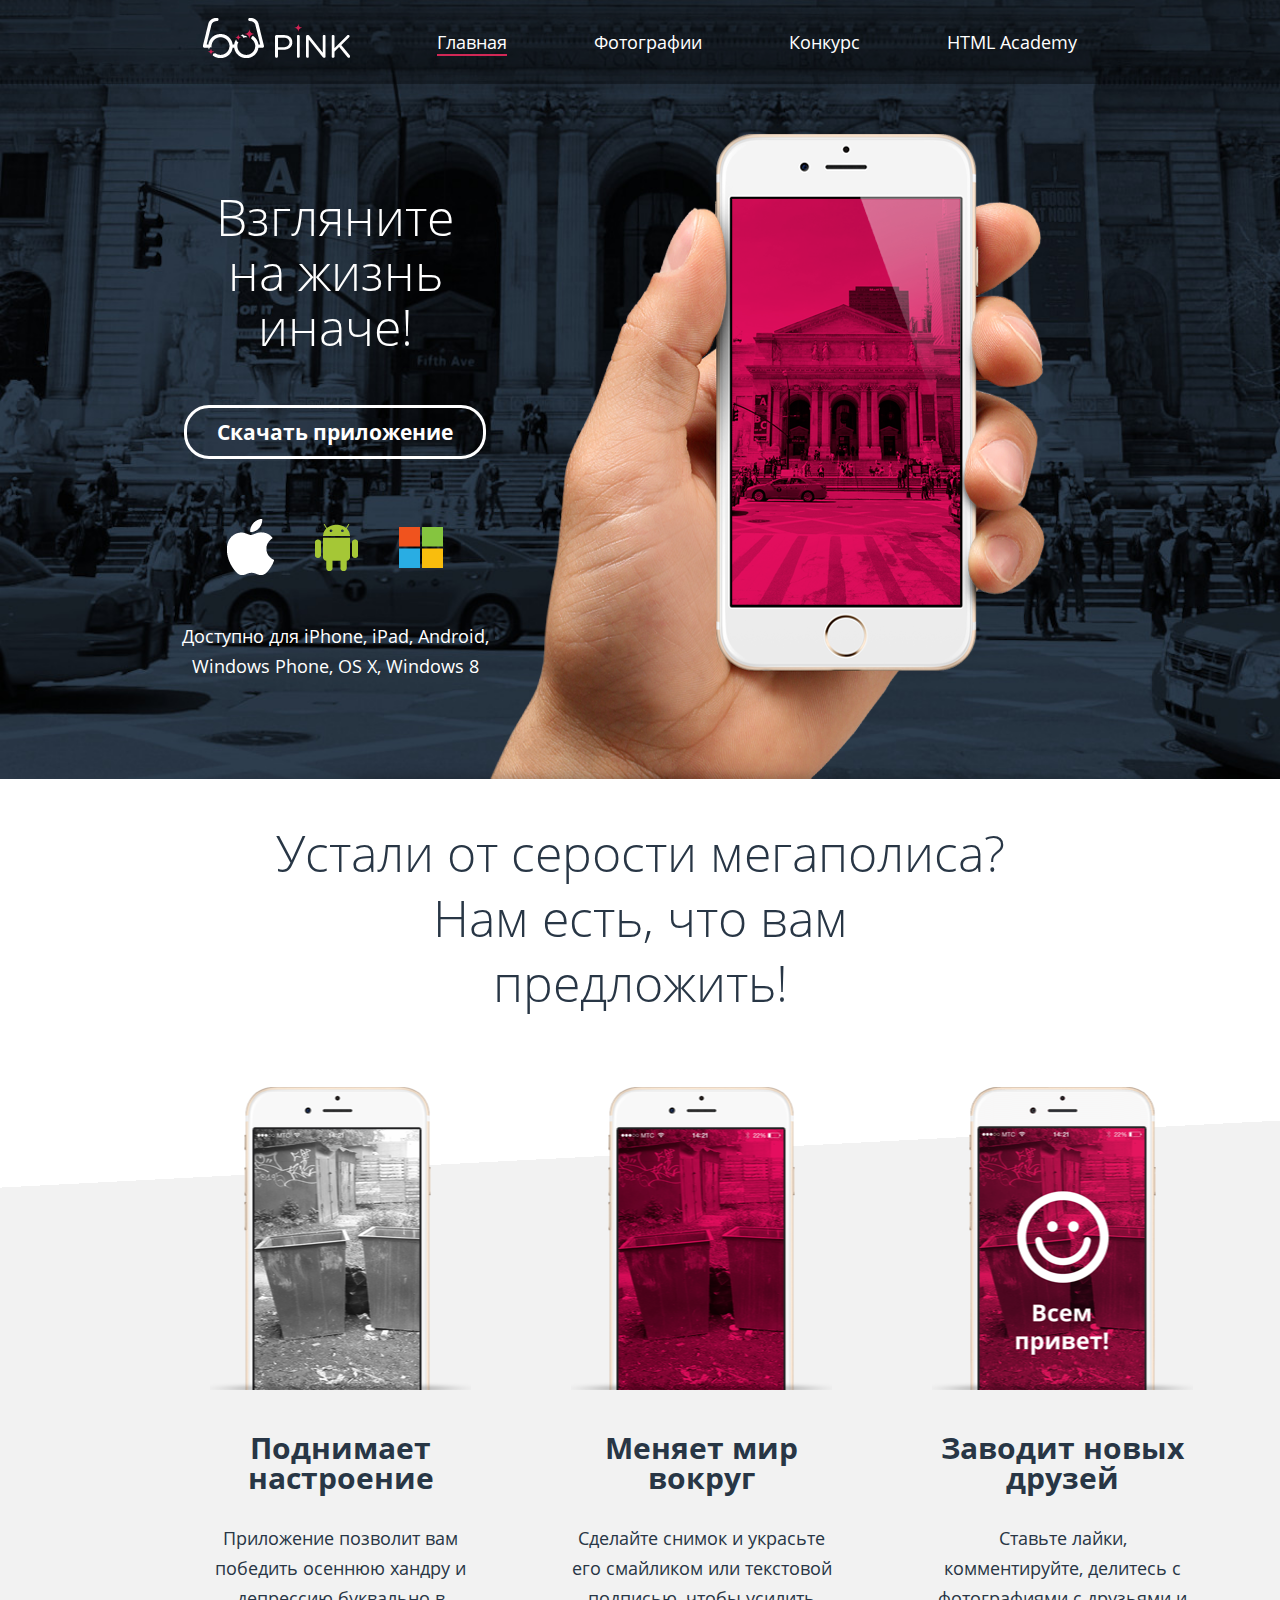
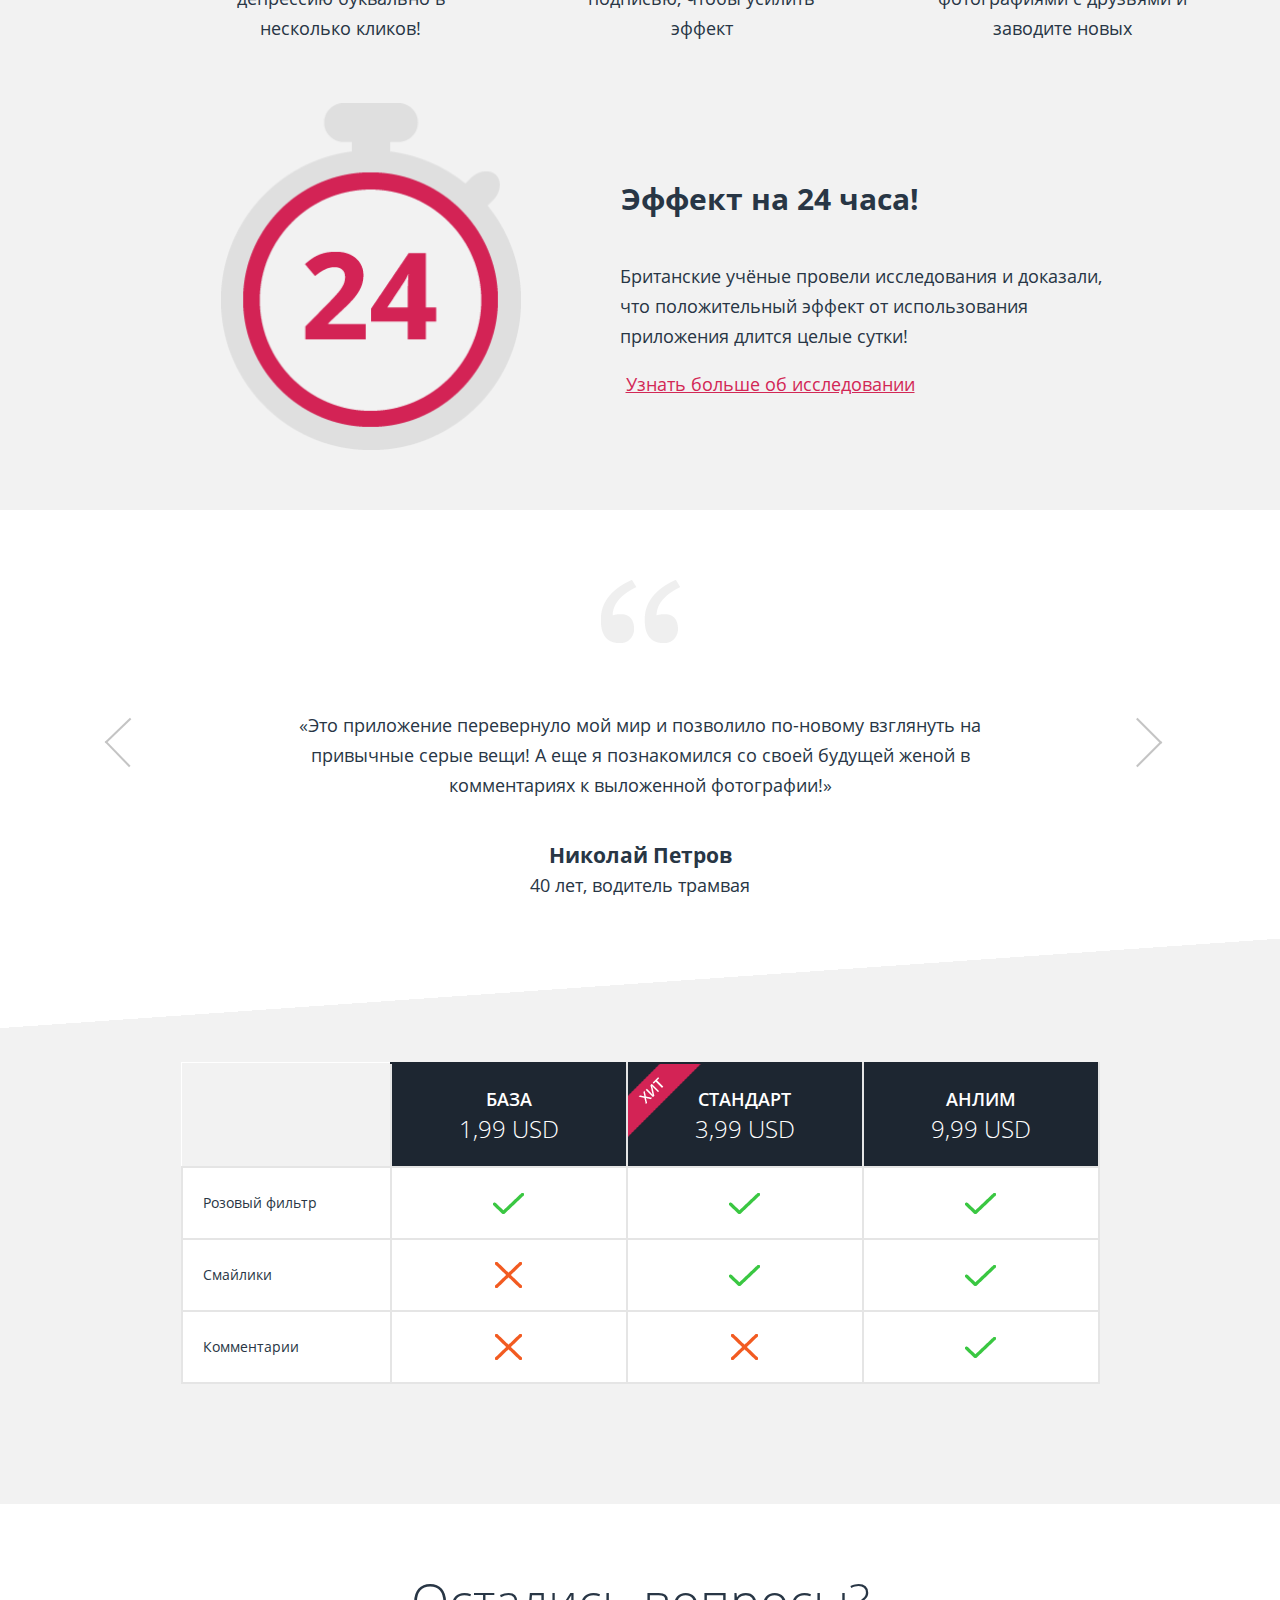
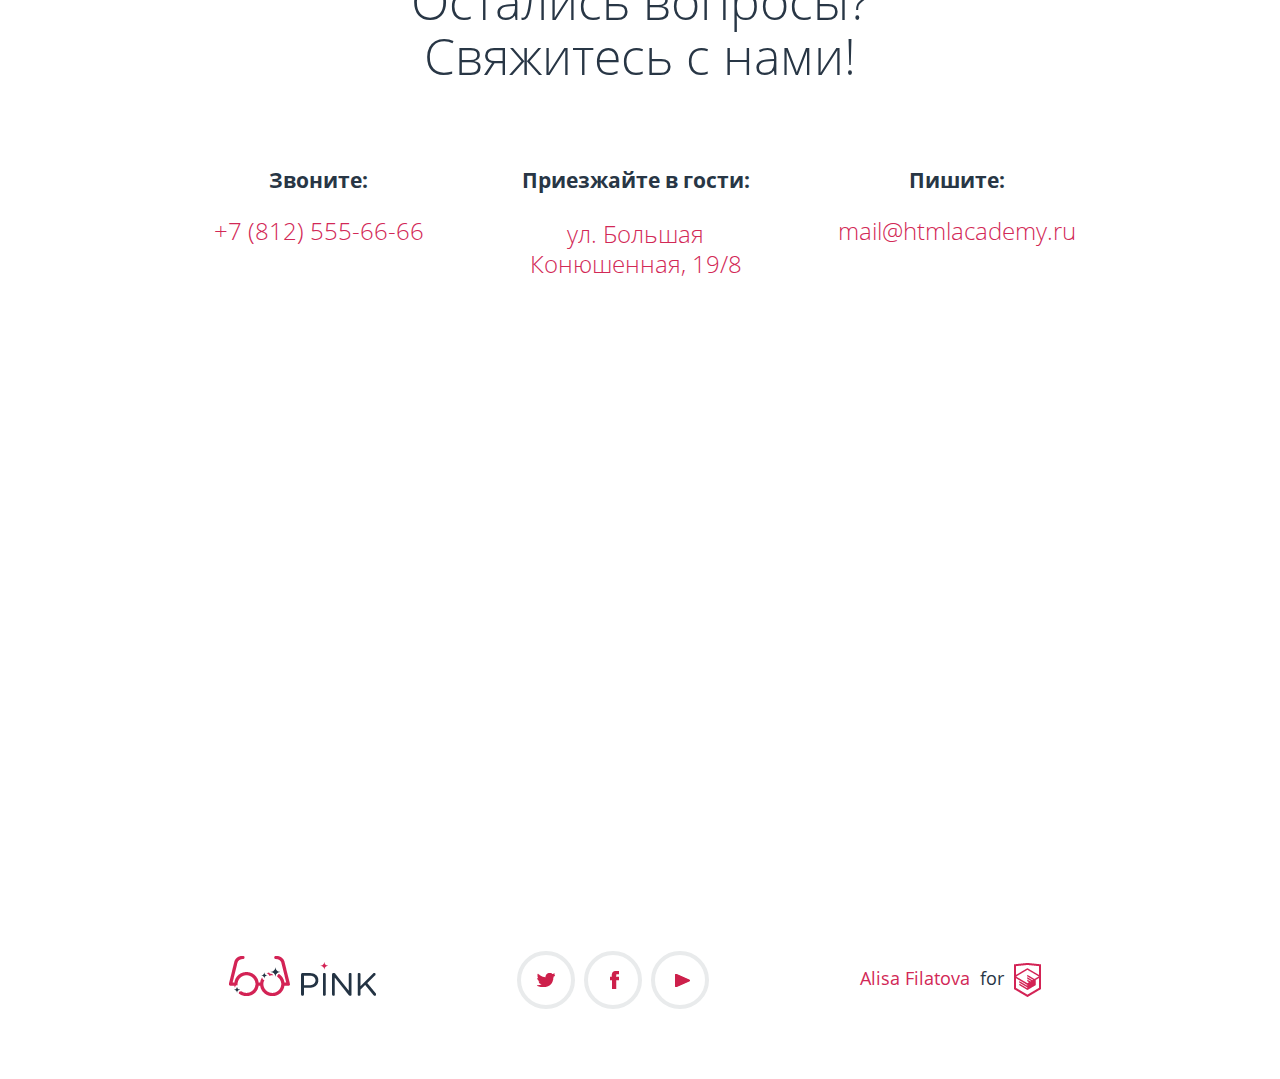
<file: index.html>
<!DOCTYPE html>
<html lang="ru">
<head>
    <meta charset="utf-8">
    <meta name="viewport" content="width=device-width, initial-scale=1">

    <link rel="stylesheet" href="css/normalize.css">
    <link rel="stylesheet" href="css/index.css">
    <link rel="icon" type="image/png" href="favicon.png">
    
    <title>Pink</title>
</head>
<body>
    
    <header class="page-header page-header_mini">
        <div class="container">
            <div class="page-header__wrapper page-header__wrapper_mini">
                <a class="logo" href="index.html">
                   <picture>
                        <source 
                            media="(max-width:425px)"
                            srcset="img/logotype-white-mobile.png"
                        >
                        <img
                            class="logo"
                            src="img/logotype-white-tablet.png"
                            alt="pink"
                        >
                    </picture>
                </a>
                <button class="toggle toggle_open" type="button">
                    <span class="toggle_open-bar"></span>
                    <span class="toggle_open-bar"></span>
                    <span class="toggle_open-bar"></span>
                </button>
            </div>
        </div>
    </header>

    <header class="page-header page-header_full">
        <nav class="main-nav main-nav__wrapper">
            <button class="toggle toggle_close" type="button"></button>
            <ul class="main-nav__list">
                <li class="main-nav__item">
                    <a href="" class="logo">
                        <picture>
                            <source 
                                media="(max-width:425px)"
                                srcset="img/logotype-white-mobile.png"
                                class="logo"
                            >
                            <source 
                                media="(max-width:844px)"
                                srcset="img/logotype-white-tablet.png"
                                class="logo"
                            >
                            <img 
                                class="logo"
                                src="img/logotype-white-desktop.png" 
                                alt="Pink" 
                            >
                        </picture>
                    </a>        
                </li>
                <li class="main-nav__item">
                    <a class="main-nav__link main-nav__link_active" href="index.html">Главная</a>
                </li>
                <li class="main-nav__item">
                    <a class="main-nav__link" href="photo.html">Фотографии</a>
                </li>
                <li class="main-nav__item">
                    <a class="main-nav__link" href="form.html">Конкурс</a>
                </li>
                <li class="main-nav__item">
                    <a class="main-nav__link" href="https://htmlacademy.ru/" target="_blank">
                        HTML Academy
                    </a>
                </li>
            </ul>
        </nav>
    </header>
    
    <main class="main-page">
        <section class="promo">
            <div class="container">

                <section class="promo__download-app">
                    
                    <h1 class="page-title page-title__heading page-title__heading_main">
                        Взгляните на жизнь иначе!
                    </h1>
                    
                    <a href="#" class="btn promo__btn promo__btn_download">
                        Скачать приложение
                    </a>
                        
                    <div class="platforms">
                        <a href="#" class="platforms-item platforms-item_apple">
                            <img 
                                src="img/apple-logo.png"
                                alt="Apple" 
                            >
                        </a>

                        <a href="#" class="platforms-item platforms-item_android">
                            <img 
                                src="img/android-logo.png"
                                alt="Android" 
                            >
                        </a>

                        <a href="#" class="platforms-item platforms-item_windows">
                            <img 
                                src="img/microsoft-logo.png"
                                alt="Microsoft" 
                            >
                        </a>
                    </div>

                    <p class="platforms__description">
                       Доступно для iPhone, iPad, Android,<br> 
                       Windows Phone, OS X, Windows 8
                    </p>
                </section>
            </div> 
        </section>

        <section class="features">
            <div class="features__title">
                <div class="container">
                    <h2 class="features__heading">
                        Устали от серости мегаполиса?<br>
                        Нам есть, что вам<br> предложить!
                    </h2>
                </div>
            </div>
            
            <div class="features__background">
                <div class="container">
                    
                    <div class="features__content-block"> 
                        
                        <div class="features-item__image features-item__image_tablet-size"></div>
                        
                        <div class="features__item-wrapper">
                            
                            <div class="features-item">
                                <div class="features-item__image features-item__image_image1"></div>
                               
                                <h3 class="features-item__title">
                                    Поднимает настроение
                                </h3>

                                <p class="features-item__text">
                                   Приложение позволит вам победить 
                                   осеннюю хандру и депрессию 
                                   буквально в несколько кликов!
                                </p>
                               
                            </div>
                    
                            <div class="features-item">
                                
                                <div class="features-item__image features-item__image_image2"></div>
                                
                                <h3 class="features-item__title">
                                    Меняет мир вокруг
                                </h3>
                                
                                <p class="features-item__text">
                                   Сделайте снимок и украсьте его 
                                   смайликом или текстовой подписью, 
                                   чтобы усилить эффект
                                </p>
                            </div>
                        
                            <div class="features-item">
                                
                                <div class="features-item__image features-item__image_image3"></div>
                                
                                <h3 class="features-item__title">
                                    Заводит новых друзей
                                </h3>
                                
                                <p class="features-item__text">
                                   Ставьте лайки, комментируйте, делитесь 
                                   с фотографиями с друзьями и заводите
                                   новых
                                </p>
                                
                                <div class="features-item__image features-item__image_mobile-size"></div>
                            </div>
                        </div>
                    </div>
                </div>
            </div>
        </section>

        <section class="proof">
            <div class="container">
                
                <div class="proof__wrapper">
                    
                    <div class="timer"></div>
                    
                    <div class="proof__content">
                        
                        <h2 class="proof__title">
                            Эффект на 24 часа!
                        </h2>
                        
                        <p class="proof__text">
                            Британские учёные провели исследования 
                            и доказали, что положительный эффект 
                            от использования приложения длится целые сутки!
                        </p>
                        
                        <a class="base-link proof__link" href="#">
                            Узнать больше об исследовании
                        </a>

                    </div>
                    
                </div>
            </div>
        </section>
        
        <section class="reviews">
            <div class="container">

                <div class="slider reviews__slider">
                    <button
                        class="slider__control slider__control_left reviews__slider-control"
                        type="button"
                    ></button>
                    <button
                        class="slider__control slider__control_right reviews__slider-control" 
                        type="button"
                    ></button>
                </div>
                 <div class="reviews__wrapper">
                    <article class="reviews-item" data-review="1">
                        <p class="reviews-item__text">
                            «Это приложение перевернуло мой мир
                            и позволило по-новому взглянуть на
                            привычные серые вещи! А еще я
                            познакомился со своей будущей женой
                            в комментариях к выложенной
                            фотографии!»
                        </p>
                        <h3 class="reviews-item__title">
                            Николай Петров
                        </h3>
                        <p class="reviews-item__info">40 лет, водитель трамвая</p>
                    </article>
                    <article class="reviews-item" data-review="2">
                        <p class="reviews-item__text">
                            «Просто супер!!! Я как словно заново родился!
                            Мир стал прекрасным и ярким. Я другой человек.
                            Я теперь мистер-позитифффчик!=)))))Ура!!»
                        </p>
                        <h3 class="reviews-item__title">
                            Иван Бубенчиков
                        </h3>
                        <p class="reviews-item__info">18 лет, официант</p>
                    </article>
                    <article class="reviews-item" data-review="3">
                        <p class="reviews-item__text">
                            «Это приложение перевернуло мой мир
                            и позволило по-новому взглянуть на
                            привычные серые вещи! А еще я
                            познакомилась со своим будущим мужем
                            в комментариях к выложенной
                            фотографии!»
                        </p>
                        <h3 class="reviews-item__title">
                            Ольга Петрова
                        </h3>
                        <p class="reviews-item__info">21 год, продавец-консультант</p>
                    </article>
                 </div>
            </div>
            <div class="slider-paginator slider-paginator_reviews">
                <a class="slider-paginator__control slider-paginator__control_active" data-review="1"></a>
                <a class="slider-paginator__control" data-review="2"></a>
                <a class="slider-paginator__control" data-review="3"></a>
            </div>

        </section>
        
        <section class="shop">
            <div class="container">
               <div class="shop__wrapper">
                    
                    <table class="shop-table">
                        <tr>
                            <th class="shop-table__header shop-table__header_empty"></th>

                            <th class="shop-table__header">
                                <p class="shop-table__title">База</p>
                                <span class="shop-table__price">1,99 USD</span>
                            </th>
                            
                            <th class="shop-table__header shop-table__header_hit">
                                <p class="shop-table__title">Стандарт</p>
                                <span class="shop-table__price">3,99 USD</span>
                            </th>

                            <th class="shop-table__header">
                                <p class="shop-table__title">Анлим</p>
                                <span class="shop-table__price">9,99 USD</span>
                            </th>
                        </tr>

                        <tr>
                            <td class="shop-table__service shop-table__service_title">Розовый фильтр</td>
                            <td class="shop-table__service shop-table__service_yes">Розовый фильтр</td>
                            <td class="shop-table__service shop-table__service_yes">Розовый фильтр</td>
                            <td class="shop-table__service shop-table__service_yes">Розовый фильтр</td>
                        </tr>
                        
                        <tr>
                            <td class="shop-table__service shop-table__service_title">Смайлики</td>
                            <td class="shop-table__service shop-table__service_no">Смайлики</td>
                            <td class="shop-table__service shop-table__service_yes">Смайлики</td>
                            <td class="shop-table__service shop-table__service_yes">Смайлики</td>
                        </tr>
                        
                        <tr>
                            <td class="shop-table__service shop-table__service_title">Комментарии</td>
                            <td class="shop-table__service shop-table__service_no">Комментарии</td>
                            <td class="shop-table__service shop-table__service_no">Комментарии</td>
                            <td class="shop-table__service shop-table__service_yes">Комментарии</td>
                        </tr>

                    </table>
                    
                    <div class="slider-paginator slider-paginator_shop">
                        <a class="slider-paginator__control"></a>
                        <a class="slider-paginator__control slider-paginator__control_active"></a>
                        <a class="slider-paginator__control"></a>
                    </div>
                </div>

            </div>
        </section>
    </main>
    
    <section class="contacts">
        <div class="container">
            <h2 class="contacts__heading">
                Остались вопросы? Свяжитесь с нами!
            </h2>
            
            <div class="contacts__items-block">
            
                <div class="contacts-item contacts-item_phone">
                    <h3 class="contacts-item__title">Звоните:</h3>
                    <a href="tel:+78125556666" class="base-link contacts-item__link">
                        +7 (812) 555-66-66
                    </a>
                </div>

                <div class="contacts-item contacts-item_address">
                    <h3 class="contacts-item__title">Приезжайте в гости:</h3>
                    <p class="contacts-item__link contacts-item__link_address">
                        ул. Большая Конюшенная, 19/8
                    </p>
                </div>
                
                <div class="contacts-item contacts-item_mail">
                    <h3 class="contacts-item__title">Пишите:</h3>
                    <a
                        href="mailto:mail@htmlacademy.ru"
                        target="_blank"
                        class="base-link contacts-item__link"
                    >
                        mail@htmlacademy.ru
                    </a>
                </div>
                
            </div>
        </div>
    </section>
    
    <section class="maps container">
        <iframe class="google-map" src="https://www.google.com/maps/embed?pb=!1m18!1m12!1m3!1d1998.5991043705133!2d30.32088925220295!3d59.93879418178733!2m3!1f0!2f0!3f0!3m2!1i1024!2i768!4f13.1!3m3!1m2!1s0x4696310fca5ba729%3A0xea9c53d4493c879f!2z0JHQvtC70YzRiNCw0Y8g0JrQvtC90Y7RiNC10L3QvdCw0Y8g0YPQuy4sIDE5LCDQodCw0L3QutGCLdCf0LXRgtC10YDQsdGD0YDQsywgMTkxMTg2!5e0!3m2!1sru!2sru!4v1490293664335" width="960" height="500" frameborder="0" allowfullscreen></iframe>
    </section>
    
    <footer class="page-footer page-footer_main-page">
        <div class="container">
            
            <div class="page-footer__wrapper">
                <a href="index.html" class="logo">
                  <img src="img/logotype-black-desktop.png" alt="Pink">
                </a>
                
                <div class="social-btn-block">
                    <a href="#" class="social-btn social-btn_twitter"></a>
                    <a href="#" class="social-btn social-btn_facebook"></a>
                    <a href="#" class="social-btn social-btn_youtube"></a>
                </div>
                
                <div class="copyright">
                    <a class="copyright__link base-link" href="https://alicedesign.site/" target="_blank">
                       Alisa Filatova
                    </a> 
                    for 
                    <a class="copyright__link" href="https://htmlacademy.ru/" target="_blank">
                      <img src="img/htmlacademy.png" alt="HTMLAcademy">
                    </a>
                </div>
            </div>
        </div>  
    </footer>

    <script src="js/jquery-3.2.1.min.js"></script>
    <script src="js/reviews-slider.js"></script>
    <script src="js/main-nav.js"></script>
    <script src="js/slider_shop-table.js"></script>

</body>
</html>
</file>
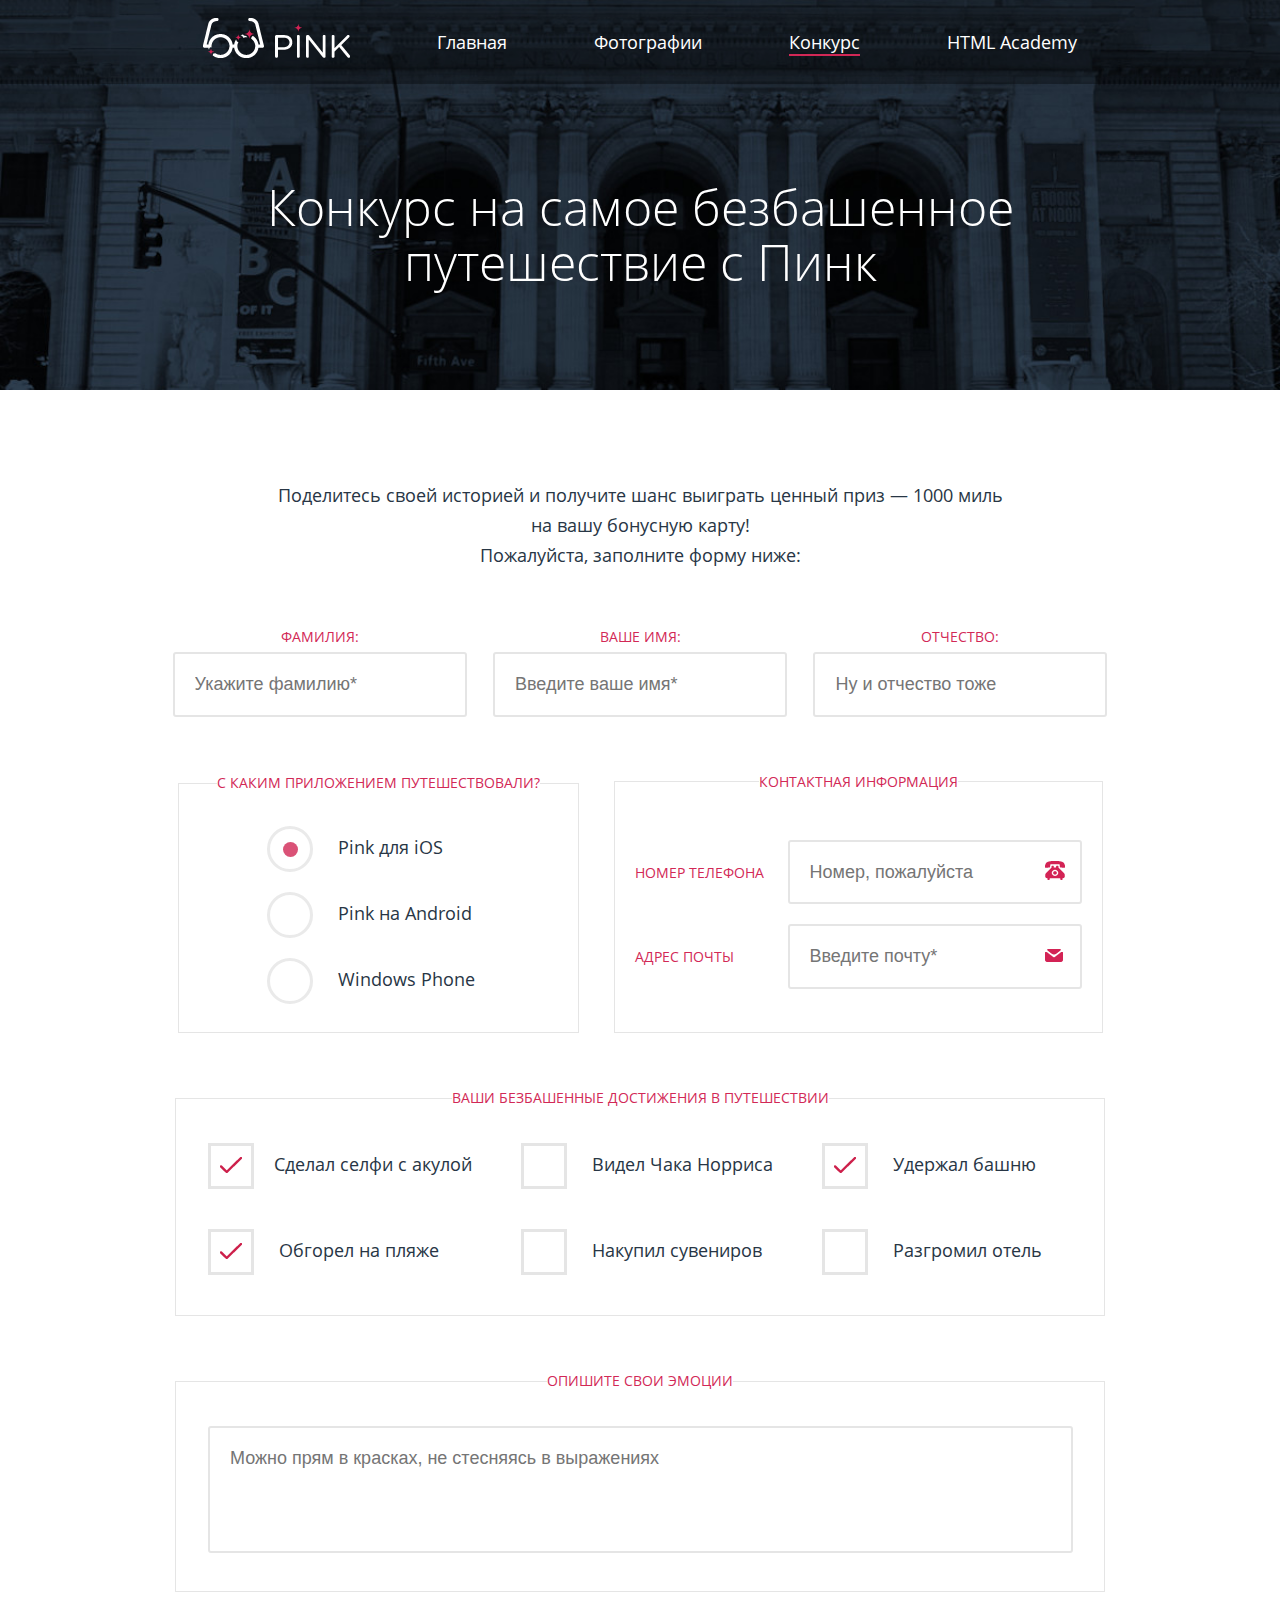
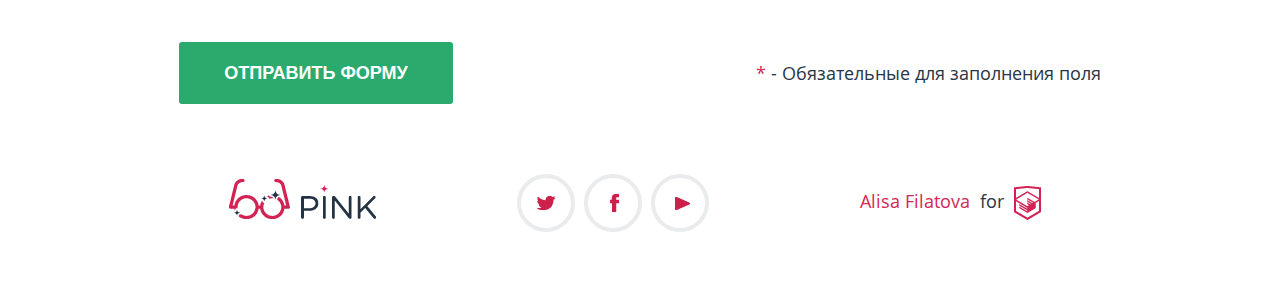
<file: form.html>
<!DOCTYPE html>
<html>
<head>
    <meta charset="utf-8">
    <meta name="viewport" content="width=device-width, initial-scale=1">

    <link rel="stylesheet" href="css/normalize.css">
    <link rel="stylesheet" href="css/form.css">
    <link rel="icon" type="image/png" href="favicon.png">

    <title>Pink</title>
</head>
<body>
    
    <header class="page-header page-header_mini">
        <div class="container">
            <div class="page-header__wrapper page-header__wrapper_mini">
                <a class="logo" href="index.html">
                   <picture>
                        <source 
                            media="(max-width:425px)"
                            srcset="img/logotype-white-mobile.png"
                        >
                        <img
                            class="logo"
                            src="img/logotype-white-tablet.png"
                            alt="pink"
                        >
                    </picture>
                </a>
                <button class="toggle toggle_open" type="button">
                    <span class="toggle_open-bar"></span>
                    <span class="toggle_open-bar"></span>
                    <span class="toggle_open-bar"></span>
                </button>
            </div>
        </div>
    </header>

    <header class="page-header page-header_full">
        <nav class="main-nav main-nav__wrapper">
            
            <button class="toggle toggle_close" type="button"></button>
            
            <ul class="main-nav__list">
                <li class="main-nav__item">
                    <a href="index.html" class="logo">
                        <picture>
                            <source 
                                media="(max-width:425px)"
                                srcset="img/logotype-white-mobile.png"
                                class="logo"
                            >
                            <source 
                                media="(max-width:76px)"
                                srcset="img/logotype-white-tablet.png"
                                class="logo"
                            >
                            <img 
                                class="logo"
                                src="img/logotype-white-desktop.png" 
                                alt="Pink" 
                            >
                        </picture>
                    </a>        
                </li>
                <li class="main-nav__item">
                    <a class="main-nav__link" href="index.html">Главная</a>
                </li>
                <li class="main-nav__item">
                    <a class="main-nav__link" href="photo.html">Фотографии</a>
                </li>
                <li class="main-nav__item">
                    <a class="main-nav__link main-nav__link_active" href="">Конкурс</a>
                </li>
                <li class="main-nav__item">
                    <a
                        class="main-nav__link"
                        href="https://htmlacademy.ru/"
                        target="_blank"
                    >
                        HTML Academy
                    </a>
                </li>
            </ul>

        </nav>
    </header>

    <section class="page-title page-title-inner">
        
        <h1 class="page-title__heading page-title-form">
            Конкурс на самое 
            безбашенное 
            путешествие с Пинк
        </h1>
        
    </section>

    <main class="main-page container">
        
        <form class="form" action="" method="">
            
            <div class="form__heading-block">
                <h2 class="form__heading">
                    Поделитесь своей историей и получите
                    шанс выиграть ценный приз — 1000 
                    миль на вашу бонусную карту!<br>
                    Пожалуйста, заполните форму ниже:
                </h2>
            </div>
                
            <section class="form__section form__section_name">
                
                <div class="form__group">
                    <label 
                        class="form__label form__label_name" 
                        for="surname"
                    >
                        Фамилия:
                    </label>
                    
                    <input 
                        class="input-text form__input form__input_name" 
                        type="text" 
                        name="surname" 
                        id="surname" 
                        placeholder="Укажите фамилию*"
                        required
                    >
                </div>
           
                <div class="form__group">
                    <label 
                        class="form__label form__label_name" 
                        for="name"
                    >
                        Ваше имя:
                    </label>
                    
                    <input
                        class="input-text form__input form__input_name" 
                        type="text" 
                        name="name" 
                        id="name" 
                        placeholder="Введите ваше имя*" 
                        required
                    >
                </div>
               
                <div class="form__group">
                    <label 
                        class="form__label form__label_name" 
                        for="middle-name"
                    >
                        Отчество:
                    </label>
                    
                    <input
                        class="input-text form__input form__input_name" 
                        type="text" 
                        name="middle-name" 
                        id="middle-name" 
                        placeholder="Ну и отчество тоже"
                    >
                </div>
            </section>

            <section class="form__section form__section_app">
                
                <fieldset class="fieldset form__fieldset form__fieldset_app">
                    
                    <legend class="fieldset__title" align="center">
                        С каким приложением путешествовали?
                    </legend>
                    
                    <ul class="form__app-list">
                        <li class="form__app-item">
                            <input
                                class="radio-btn" 
                                type="radio" 
                                name="app" 
                                id="iOS" 
                                value="iOS" 
                                checked
                            >
                            <label class="form__label form__label_app" for="iOS">
                                <span class="form__radio-btn"></span>
                                Pink для iOS
                            </label>
                        </li>

                        <li class="form__app-item">
                            <input
                                class="radio-btn"  
                                type="radio" 
                                name="app" 
                                id="Android" 
                                value="Android"
                            >
                            <label class="form__label form__label_app" for="Android">
                                <span class="form__radio-btn"></span>
                                Pink на Android
                            </label>
                        </li>

                        <li class="form__app-item">
                            <input
                                class="radio-btn"  
                                type="radio" 
                                name="app" 
                                id="Windows" 
                                value="Windows"
                            >
                            <label class="form__label form__label_app" for="Windows">
                                <span class="form__radio-btn"></span>
                                Windows Phone
                            </label>
                        </li>
                    </ul>
                </fieldset>
            </section>

            <section class="form__section form__section_contacts">
                
                <fieldset class="fieldset form__fieldset form__fieldset_contacts">
                
                    <legend class="fieldset__title form__fieldset-title" align="center">
                        Контактная информация
                    </legend>
                    
                    <div class="form__group form__group_contacts">
                        <label 
                            class="form__label form__label_contacts" 
                            for="phone-number"
                        >
                            Номер телефона
                        </label>
                        <input
                            class="input-text form__input form__input_phone" 
                            type="tel" 
                            name="phone" 
                            id="phone-number" 
                            placeholder="Номер, пожалуйста"
                        >
                    </div>
                    
                    <div class="form__group form__group_contacts">
                        <label 
                            class="form__label form__label_contacts" 
                            for="e-mail"
                        >
                            Адрес почты
                        </label>
                        <input 
                            class="input-text form__input form__input_e-mail" 
                            type="email" 
                            name="e-mail" 
                            id="e-mail" 
                            placeholder="Введите почту*" 
                            required
                        >
                    </div>
                </fieldset>
            </section>

            <section class="form__section form__section_achivement">
                
                <fieldset class="fieldset form__fieldset form__fieldset_achivement">
                    
                    <legend class="fieldset__title" align="center">
                        Ваши безбашенные достижения в путешествии
                    </legend>
                        
                    <ul class="form__achievement-list">
                        <div class="form__group form__group_achivement">
                            <li class="form__achievement-item"> 
                                <input
                                    class="checkbox"
                                    type="checkbox" 
                                    name="record" 
                                    value="selfie" 
                                    id="selfie" 
                                    checked
                                >
                                <label class="form__label form__label_achivement" for="selfie">
                                    <span class="form__checkbox"></span>Сделал селфи с акулой
                                </label>
                            </li>

                            <li class="form__achievement-item">
                                <input 
                                    class="checkbox"
                                    type="checkbox" 
                                    name="record" 
                                    value="beach" 
                                    id="beach" 
                                    checked
                                >
                                <label class="form__label form__label_achivement" for="beach">
                                    <span class="form__checkbox"></span>
                                    Обгорел на пляже
                                </label>
                            </li>
                        </div>

                        <div class="form__group form__group_achivement">
                            <li class="form__achievement-item">
                                <input
                                    class="checkbox" 
                                    type="checkbox" 
                                    name="record" 
                                    id="norris" 
                                    value="norris"
                                >
                                <label class="form__label form__label_achivement" for="norris">
                                    <span class="form__checkbox"></span>
                                    Видел Чака Норриса
                                </label>
                            </li>

                            <li class="form__achievement-item">
                                <input
                                    class="checkbox" 
                                    type="checkbox" 
                                    name="record" 
                                    id="suvenirs" 
                                    value="suvenirs"
                                >
                                <label class="form__label form__label_achivement" for="suvenirs">
                                    <span class="form__checkbox"></span>
                                    Накупил сувениров
                                </label>
                            </li>
                        </div>

                        <div class="form__group form__group_achivement">
                            <li class="form__achievement-item">
                                <input
                                    class="checkbox" 
                                    type="checkbox" 
                                    name="record" 
                                    id="tower" 
                                    value="tower" 
                                    checked
                                >
                                <label class="form__label form__label_achivement" for="tower">
                                    <span class="form__checkbox"></span>
                                    Удержал башню
                                </label>
                            </li>
                            
                            <li class="form__achievement-item">
                                <input
                                    class="checkbox" 
                                    type="checkbox" 
                                    name="record" 
                                    id="hotel" 
                                    value="hotel"
                                >
                                <label class="form__label form__label_achivement" for="hotel">
                                    <span class="form__checkbox"></span>
                                    Разгромил отель
                                </label>
                            </li>
                        </div>
                    </ul>
                </fieldset>
            </section>
            
            <section class="form__section form__section_emotions">
                <fieldset class="fieldset form__fieldset form__fieldset_emotions">
                    <legend class="fieldset__title" align="center">
                        Опишите свои эмоции
                    </legend>
                    <textarea
                        class="input-text form__textarea"
                        placeholder="Можно прям в красках, не стесняясь в выражениях" 
                        cols="10"
                        rows="4" 
                        name="review"
                    ></textarea>
                </fieldset>  
            </section>
        
            <section class="form__section form__section_submit">
                <input 
                    class="btn form__btn" 
                    type="submit" 
                    value="Отправить форму"
                ><br>
                <div class="form__correction">
                    <span class="form__correction-symbol">*</span> 
                    <span class="form__correction-text"> 
                        - Обязательные для заполнения поля
                    </span>
                </div>
            </section> 
        </form>
    </main>

    <footer class="page-footer">
        <div class="container">
            
            <div class="page-footer__wrapper">
               
                <a href="index.html" class="logo">
                    <img src="img/logotype-black-desktop.png" alt="Pink">
                </a>
                
                <div class="social-btn-block">
                    <a href="#" class="social-btn social-btn_twitter"></a>
                    <a href="#" class="social-btn social-btn_facebook"></a>
                    <a href="#" class="social-btn social-btn_youtube"></a>
                </div>
                
                <div class="copyright">
                    <a
                        class="copyright__link base-link"
                        href="https://alicedesign.site/"
                        target="_blank"
                    >
                        Alisa Filatova
                    </a> 
                    for 
                    <a
                        class="copyright__link" href="https://htmlacademy.ru/"
                        target="_blank"
                    >
                       <img src="img/htmlacademy.png" alt="HTMLAcademy">
                    </a>
                </div>

            </div>
        </div>  
    </footer>

    <script src="js/main-nav.js"></script>

</body>
</html>
</file>
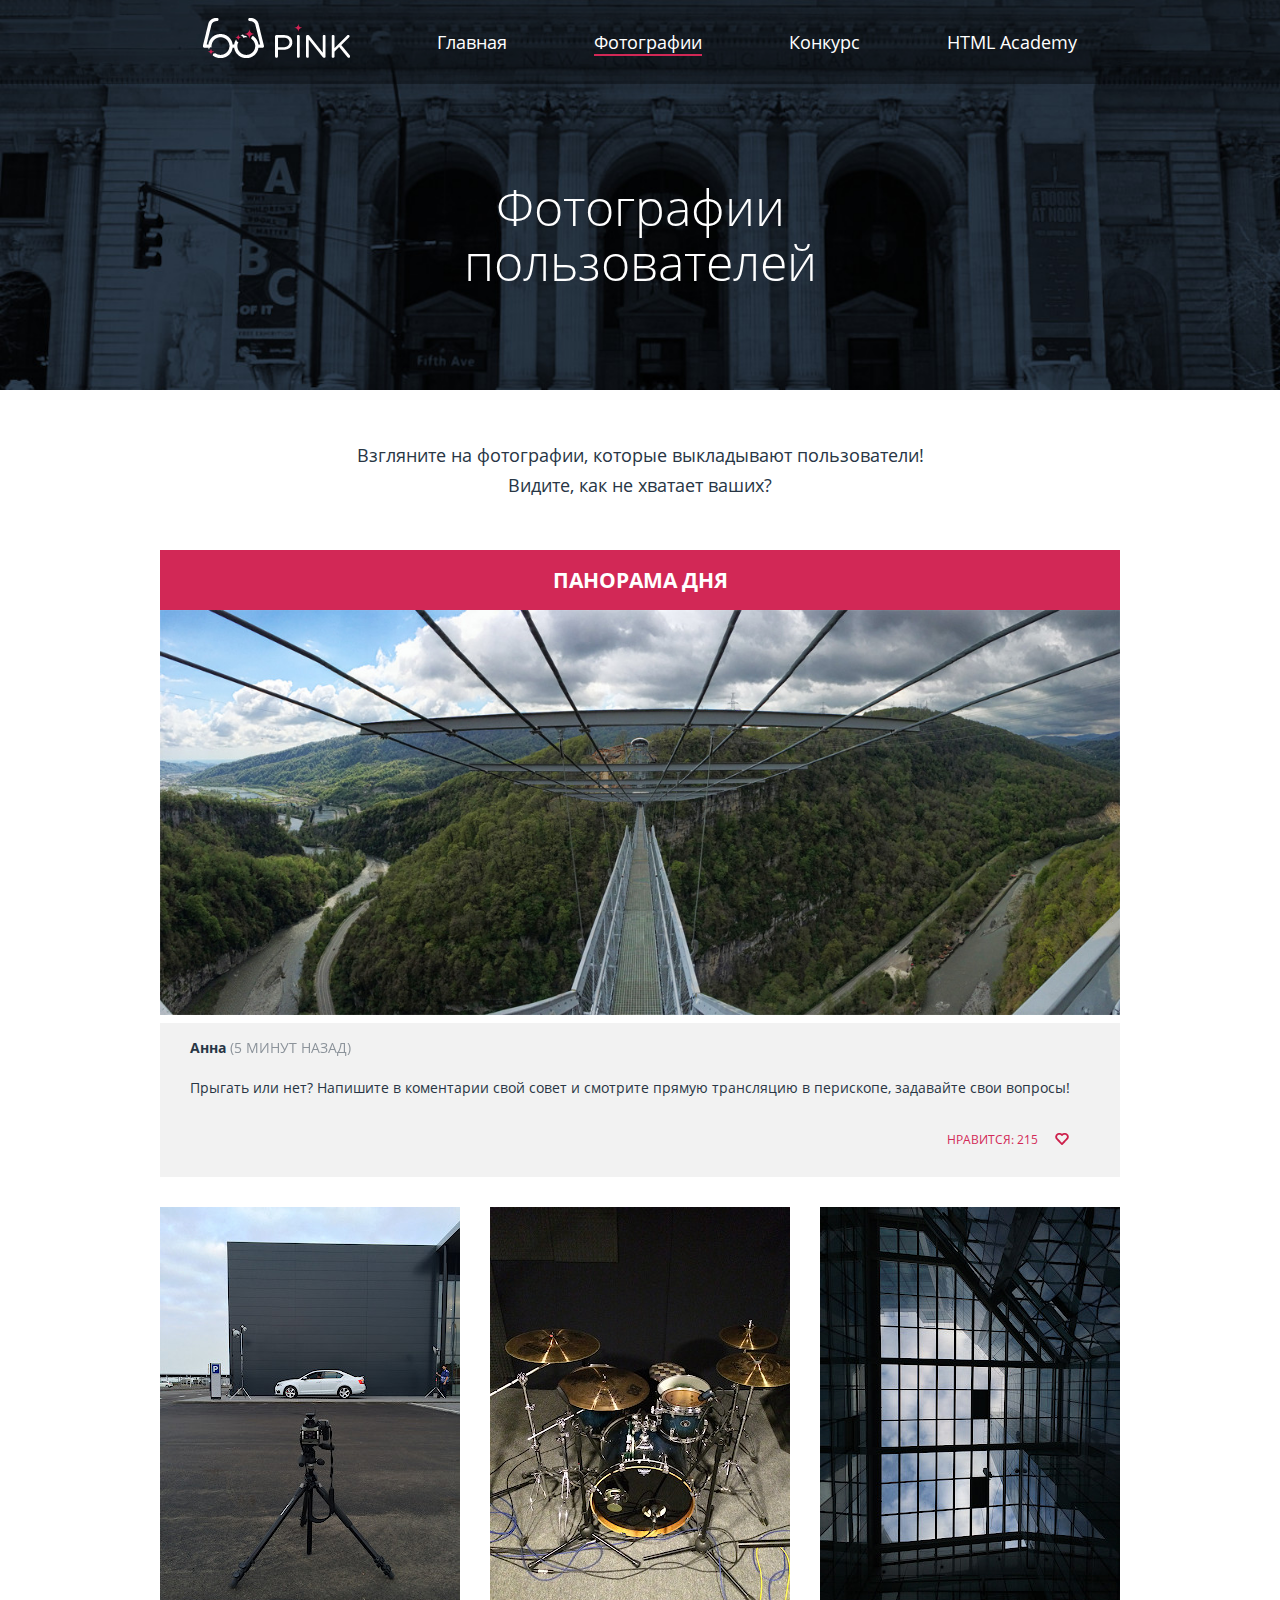
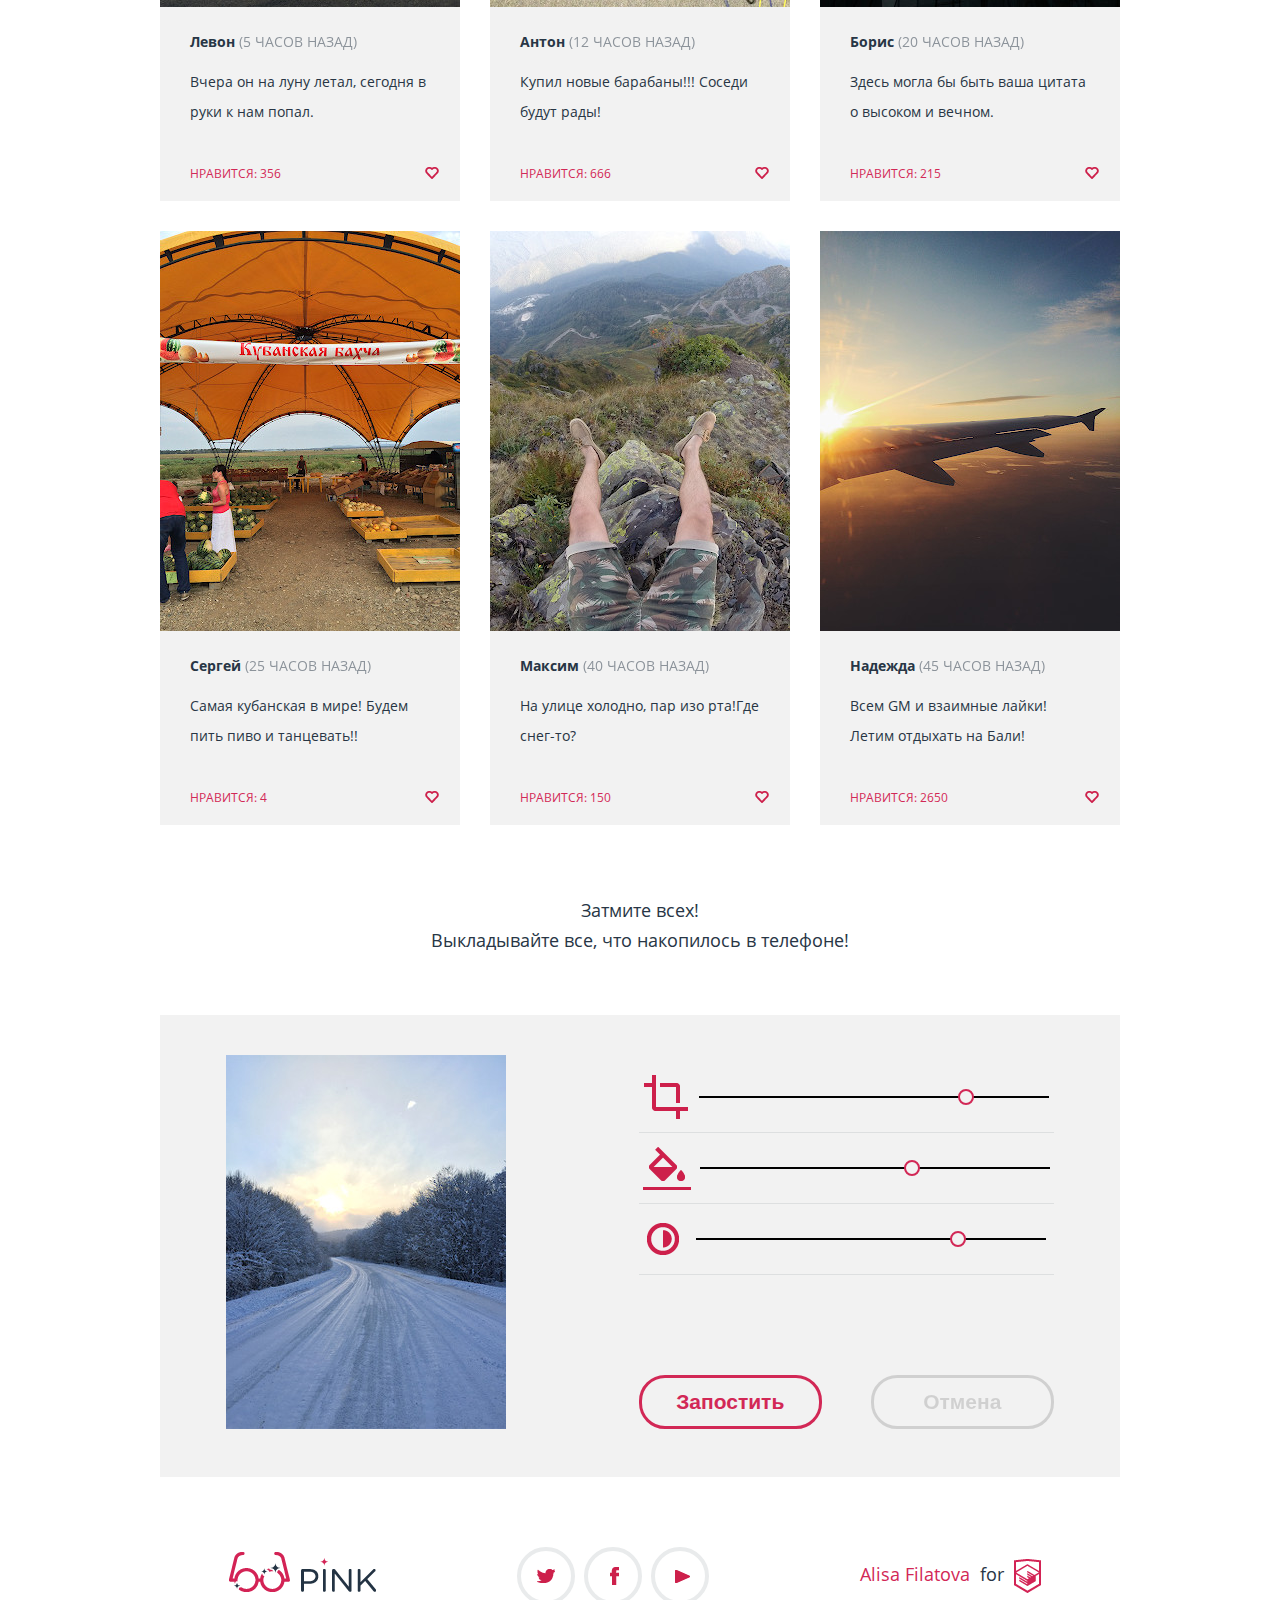
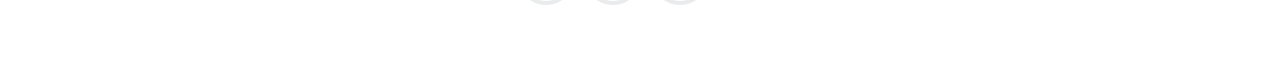
<file: photo.html>
<!DOCTYPE html>
<html lang="ru">
<head>
    <meta charset="utf-8">
    <meta name="viewport" content="width=device-width, initial-scale=1">

    <link rel="stylesheet" href="css/normalize.css">
    <link rel="stylesheet" href="css/photo-gallery.css">
    <link rel="icon" type="image/png" href="favicon.png">

    <title>Pink</title>
</head>
<body>
   
    <header class="page-header page-header_mini">
        <div class="container">
            <div class="page-header__wrapper page-header__wrapper_mini">
                <a class="logo" href="index.html">
                   <picture>
                        <source 
                            media="(max-width:425px)" 
                            srcset="img/logotype-white-mobile.png"
                        >
                        <img
                            class="logo"
                            src="img/logotype-white-tablet.png"
                            alt="pink"
                        >
                    </picture>
                </a>
                <button class="toggle toggle_open" type="button">
                    <span class="toggle_open-bar"></span>
                    <span class="toggle_open-bar"></span>
                    <span class="toggle_open-bar"></span>
                </button>
            </div>
        </div>
    </header>

    <header class="page-header page-header_full">
        <nav class="main-nav main-nav__wrapper">
            
            <button class="toggle toggle_close" type="button"></button>
            
            <ul class="main-nav__list">
                <li class="main-nav__item">
                    <a href="index.html" class="logo">
                        <picture>
                            <source 
                                media="(max-width:425px)" 
                                srcset="img/logotype-white-mobile.png"
                                class="page-header__logo"
                            >
                            <source 
                                media="(max-width:768px)" 
                                srcset="img/logotype-white-tablet.png"
                                class="page-header__logo"
                            >
                            <img 
                                class="logo"
                                src="img/logotype-white-desktop.png" 
                                alt="Pink" 
                            >
                        </picture>
                    </a>        
                </li>
                <li class="main-nav__item">
                    <a class="main-nav__link" href="index.html">Главная</a>
                </li>
                <li class="main-nav__item">
                    <a class="main-nav__link main-nav__link_active">Фотографии</a>
                </li>
                <li class="main-nav__item">
                    <a class="main-nav__link" href="form.html">Конкурс</a>
                </li>
                <li class="main-nav__item">
                    <a
                        class="main-nav__link"
                        href="https://htmlacademy.ru/"
                        target="_blank"
                    >
                        HTML Academy
                    </a>
                </li>
            </ul>
        </nav>
    </header>

    <section class="page-title page-title-inner">
        
        <h1 class="page-title__heading page-title-inner__heading">
            Фотографии пользователей
        </h1>
        
    </section>
   
    <main class="main-page container">
        
        <section class="gallery">
          
            <h2 class="gallery__heading">
                Взгляните на фотографии, которые 
                выкладывают пользователи!
                Видите, как не хватает ваших?
            </h2>
         
            <h3 class="gallery__title">Панорама дня</h3>

            <picture>
                <source media="(max-width:768px)" srcset="img/panorama-tablet.jpg">
                <source media="(max-width:425px)" srcset="img/panorama-mobile.jpg">
                <img 
                    class="gallery__main-photo" 
                    src="img/panorama-desktop.jpg" 
                    alt="Панорама"
                    width="100%"
                >
            </picture>
                
            <article class="gallery-item gallery-item_main">
                
                <div class="gallery__items-wrapper">
                    
                    <p class="gallery-item__text">
                        <b class="gallery-item__user-name">Анна</b>
                        <span class="gallery-item__post-time">(5 минут назад)</span>
                    </p>
               
                    <p class="gallery-item__text">
                        Прыгать или нет? 
                        Напишите в коментарии свой совет 
                        и смотрите прямую трансляцию в 
                        перископе, задавайте свои вопросы!
                    </p>
                 
                    <div class="like-block like-block_main">
                        <p>
                            <span class="like-block__text">Нравится:</span>
                            <span class="like-block__like-number">215</span>
                            <button class="like-block__btn like-block__btn_main"></button>
                        </p>
                    </div>
                </div>
            </article>
            
            <div class="gallery__items">
                  
                <article class="gallery-item">
                   
                    <picture>
                        <source media="(max-width:425px)" srcset="img/photo-1-mobile.jpg">
                        <source media="(max-width:768px)" srcset="img/photo-1-tablet.jpg">
                        <img 
                            class="gallery-item__photo" 
                            src="img/photo-1-desktop.jpg" 
                            alt="Фото"
                            width="100%"
                        >
                    </picture>
                    
                    <div class="gallery__items-wrapper">
                        <p class="gallery-item__text">
                            <b class="gallery-item__user-name">Левон</b>
                            <span class="gallery-item__post-time">(5 часов назад)</span>
                        </p>
                        <p class="gallery-item__text">
                            Вчера он на луну летал, сегодня в руки к нам попал.
                        </p>
                    </div>
                   
                    <div class="like-block">
                        <p>
                            <span class="like-block__text">Нравится:</span>
                            <span class="like-block__like-number">356</span>
                            <button class="like-block__btn"></button>
                        </p>
                    </div>
                </article>

                <article class="gallery-item">

                    <picture>
                        <source media="(max-width:425px)" srcset="img/photo-2-mobile.jpg">
                        <source media="(max-width:768px)" srcset="img/photo-2-tablet.jpg">
                        <img 
                            class="gallery-item__photo" 
                            src="img/photo-2-desktop.jpg" 
                            alt="Фото"
                            width="100%"
                        >
                    </picture>
                    
                    <div class="gallery__items-wrapper">
                        <p class="gallery-item__text">
                            <b class="gallery-item__user-name">Антон</b>
                            <span class="gallery-item__post-time">(12 часов назад)</span>
                        </p>
                        <p class="gallery-item__text">Купил новые барабаны!!! 
                            Соседи будут рады!
                        </p>
                    </div>
                    
                    <div class="like-block">
                        <p>
                            <span class="like-block__text">Нравится:</span>
                            <span class="like-block__like-number">666</span>
                            <button class="like-block__btn"></button>
                        </p>
                    </div>

                </article>

                <article class="gallery-item">
                    
                    <picture>
                        <source media="(max-width:425px)" srcset="img/photo-3-mobile.jpg">
                        <source media="(max-width:768px)" srcset="img/photo-3-tablet.jpg">
                        <img 
                            class="gallery-item__photo" 
                            src="img/photo-3-desktop.jpg" 
                            alt="Фото"
                            width="100%"
                        >
                    </picture>
                    
                    <div class="gallery__items-wrapper">
                        <p class="gallery-item__text">
                            <b class="gallery-item__user-name">Борис</b>
                            <span class="gallery-item__post-time">(20 часов назад)</span>
                        </p>
                        <p class="gallery-item__text">
                           Здесь могла бы быть ваша цитата о высоком и вечном.
                        </p>
                    </div>
                    
                    <div class="like-block">
                        <p>
                            <span class="like-block__text">Нравится:</span>
                            <span class="like-block__like-number">215</span>
                            <button class="like-block__btn"></button>
                        </p>
                    </div>

                </article>
               
                <article class="gallery-item">
                    
                    <picture>
                        <source media="(max-width:425px)" srcset="img/photo-4-mobile.jpg">
                        <source media="(max-width:768px)" srcset="img/photo-4-tablet.jpg">
                        <img 
                            class="gallery-item__photo" 
                            src="img/photo-4-desktop.jpg" 
                            alt="Фото"
                            width="100%"
                        >
                    </picture>
                    
                    <div class="gallery__items-wrapper">
                        <p class="gallery-item__text">
                            <b class="gallery-item__user-name">Сергей</b>
                            <span class="gallery-item__post-time">(25 часов назад)</span>
                        </p>
                        <p class="gallery-item__text">Самая кубанская в мире! Будем пить пиво и танцевать!!</p>
                    </div>
                    
                    <div class="like-block">
                        <p>
                            <span class="like-block__text">Нравится:</span>
                            <span class="like-block__like-number">4</span>
                            <button class="like-block__btn"></button>
                        </p>
                    </div>

                </article>
                    
                <article class="gallery-item">
                    
                    <picture>
                        <source media="(max-width:425px)" srcset="img/photo-5-mobile.jpg">
                        <source media="(max-width:768px)" srcset="img/photo-5-tablet.jpg">
                        
                        <img 
                            class="gallery-item__photo" 
                            src="img/photo-5-desktop.jpg" 
                            alt="Фото"
                            width="100%"
                        >
                    </picture>

                    <div class="gallery__items-wrapper">
                        <p class="gallery-item__text">
                            <b class="gallery-item__user-name">Максим</b>
                            <span class="gallery-item__post-time">(40 часов назад)</span>
                        </p>
                        <p class="gallery-item__text">
                            На улице холодно, пар изо рта!Где снег-то?
                        </p>
                    </div>

                    <div class="like-block">
                        <p>
                            <span class="like-block__text">Нравится:</span>
                            <span class="like-block__like-number">150</span>
                            <button class="like-block__btn"></button>
                        </p>
                    </div>

                </article>
                    
                <article class="gallery-item">
                    
                    <picture>
                        <source media="(max-width:425px)" srcset="img/photo-6-mobile.jpg">
                        <source media="(max-width:768px)" srcset="img/photo-6-tablet.jpg">
                        
                        <img 
                            class="gallery-item__photo" 
                            src="img/photo-6-desktop.jpg" 
                            alt="Фото"
                            width="100%"
                        >
                    </picture>

                    <div class="gallery__items-wrapper">
                        <p class="gallery-item__text">
                            <b class="gallery-item__user-name">Надежда</b>
                            <span class="gallery-item__post-time">(45 часов назад)</span>
                        </p>
                        <p class="gallery-item__text">Всем GM и взаимные лайки! Летим отдыхать на Бали!</p>
                    </div>

                    <div class="like-block">
                        <p>
                            <span class="like-block__text">Нравится:</span>
                            <span class="like-block__like-number">2650</span>
                            <button class="like-block__btn"></button>
                        </p>
                    </div>
                </article>
            </div>
        </section>

        <section class="photo-editor">

            
                <h2 class="gallery__heading gallery__heading_photo-editor">
                    Затмите всех!<br> Выкладывайте все, что накопилось в телефоне!
                </h2>
          
            
            <div class="photo-editor__block">

                <div class="photo-editor__user-photo">
                    <img 
                        class="photo-editor__photo" 
                        src="img/photo-7-mobile.jpg" 
                        alt="Фото"
                    >
                </div>

                <div class="range-filter"> 
                
                    <div class="range-filter__block">
                     
                        <button class="photo-editor__icon photo-editor__icon_crop"></button>
                        
                        <div 
                            class="range-filter__control 
                            photo-editor__range-filter-control 
                            photo-editor__range-filter-control_crop">
                        </div>
                        
                        <div class="range-filter__scale"></div>

                    </div>
                    
                    <div class="range-filter__block">
                        
                        <button class="photo-editor__icon photo-editor__icon_fill"></button>
                        
                        <div 
                            class="range-filter__control 
                            photo-editor__range-filter-control 
                            photo-editor__range-filter-control_fill">
                        </div>
                        
                        <div class="range-filter__scale"></div>

                    </div>
                     
                    <div class="range-filter__block">
                        
                        <button class="photo-editor__icon photo-editor__icon_contrast"></button>
                        
                        <div 
                            class="range-filter__control 
                            photo-editor__range-filter-control 
                            photo-editor__range-filter-control_contrast">
                        </div>
                        
                        <div class="range-filter__scale"></div>

                    </div>

                    <div class="photo-editor__btn-block">
                        <button class="btn photo-editor__btn" type="submit">
                                Запостить
                        </button>
                        <button
                            class="btn photo-editor__btn photo-editor__btn_unavailable"
                            type="submit"
                        >
                                Отмена
                        </button>
                    </div>
                    
                </div>
            </div>
        </section>
    </main> 
    
    <footer class="page-footer">
        <div class="container">
            
            <div class="page-footer__wrapper">
                <a href="index.html" class="logo">
                  <img src="img/logotype-black-desktop.png" alt="Pink">
                </a>
                
                <div class="social-btn-block">
                    <a href="#" class="social-btn social-btn_twitter"></a>
                    <a href="#" class="social-btn social-btn_facebook"></a>
                    <a href="#" class="social-btn social-btn_youtube"></a>
                </div>
                
                <div class="copyright">
                    <a
                        class="copyright__link base-link"
                        href="https://alicedesign.site/"
                        target="_blank"
                    >
                       Alisa Filatova
                    </a> 
                    for 
                    <a
                        class="copyright__link"
                        href="https://htmlacademy.ru/"
                        target="_blank"
                    >
                      <img
                          src="img/htmlacademy.png"
                          alt="HTMLAcademy"
                      >
                    </a>
                </div>
            </div>
        </div>  
    </footer>

    <script src="js/jquery-3.2.1.min.js"></script>
    <script src="js/main-nav.js"></script>
    <script src="js/like-block.js"></script>

</body>
</html>
</file>
<file: css/index.css>
@font-face {
  font-family: 'Open Sans';
  font-style: normal;
  font-weight: 300;
  src: url('../fonts/open-sans-v13-latin_cyrillic_cyrillic-ext-300.eot');
  /* IE9 Compat Modes */
  src: local('Open Sans Light'), local('OpenSans-Light'), url('../fonts/open-sans-v13-latin_cyrillic_cyrillic-ext-300.eot?#iefix') format('embedded-opentype'), /* IE6-IE8 */ url('../fonts/open-sans-v13-latin_cyrillic_cyrillic-ext-300.woff2') format('woff2'), /* Super Modern Browsers */ url('../fonts/open-sans-v13-latin_cyrillic_cyrillic-ext-300.woff') format('woff'), /* Modern Browsers */ url('../fonts/open-sans-v13-latin_cyrillic_cyrillic-ext-300.ttf') format('truetype'), /* Safari, Android, iOS */ url('../fonts/open-sans-v13-latin_cyrillic_cyrillic-ext-300.svg#OpenSans') format('svg');
  /* Legacy iOS */
}
@font-face {
  font-family: 'Open Sans';
  font-style: normal;
  font-weight: 400;
  src: url('../fonts/open-sans-v13-latin_cyrillic_cyrillic-ext-regular.eot');
  /* IE9 Compat Modes */
  src: local('Open Sans'), local('OpenSans'), url('../fonts/open-sans-v13-latin_cyrillic_cyrillic-ext-regular.eot?#iefix') format('embedded-opentype'), /* IE6-IE8 */ url('../fonts/open-sans-v13-latin_cyrillic_cyrillic-ext-regular.woff2') format('woff2'), /* Super Modern Browsers */ url('../fonts/open-sans-v13-latin_cyrillic_cyrillic-ext-regular.woff') format('woff'), /* Modern Browsers */ url('../fonts/open-sans-v13-latin_cyrillic_cyrillic-ext-regular.ttf') format('truetype'), /* Safari, Android, iOS */ url('../fonts/open-sans-v13-latin_cyrillic_cyrillic-ext-regular.svg#OpenSans') format('svg');
  /* Legacy iOS */
}
@font-face {
  font-family: 'Open Sans';
  font-style: normal;
  font-weight: 600;
  src: url('../fonts/open-sans-v13-latin_cyrillic_cyrillic-ext-600.eot');
  /* IE9 Compat Modes */
  src: local('Open Sans Semibold'), local('OpenSans-Semibold'), url('../fonts/open-sans-v13-latin_cyrillic_cyrillic-ext-600.eot?#iefix') format('embedded-opentype'), /* IE6-IE8 */ url('../fonts/open-sans-v13-latin_cyrillic_cyrillic-ext-600.woff2') format('woff2'), /* Super Modern Browsers */ url('../fonts/open-sans-v13-latin_cyrillic_cyrillic-ext-600.woff') format('woff'), /* Modern Browsers */ url('../fonts/open-sans-v13-latin_cyrillic_cyrillic-ext-600.ttf') format('truetype'), /* Safari, Android, iOS */ url('../fonts/open-sans-v13-latin_cyrillic_cyrillic-ext-600.svg#OpenSans') format('svg');
  /* Legacy iOS */
}
@font-face {
  font-family: 'Open Sans';
  font-style: normal;
  font-weight: 700;
  src: url('../fonts/open-sans-v13-latin_cyrillic_cyrillic-ext-700.eot');
  /* IE9 Compat Modes */
  src: local('Open Sans Bold'), local('OpenSans-Bold'), url('../fonts/open-sans-v13-latin_cyrillic_cyrillic-ext-700.eot?#iefix') format('embedded-opentype'), /* IE6-IE8 */ url('../fonts/open-sans-v13-latin_cyrillic_cyrillic-ext-700.woff2') format('woff2'), /* Super Modern Browsers */ url('../fonts/open-sans-v13-latin_cyrillic_cyrillic-ext-700.woff') format('woff'), /* Modern Browsers */ url('../fonts/open-sans-v13-latin_cyrillic_cyrillic-ext-700.ttf') format('truetype'), /* Safari, Android, iOS */ url('../fonts/open-sans-v13-latin_cyrillic_cyrillic-ext-700.svg#OpenSans') format('svg');
  /* Legacy iOS */
}
body {
  position: relative;
  min-width: 320px;
  font-family: 'Open Sans', sans-serif;
  font-weight: 400;
  font-size: 18px;
  color: #283645;
  line-height: 30px;
  background-color: #fff;
  text-align: center;
  margin: auto;
}
@media (max-width: 844px) {
  body {
    font-size: 14px;
  }
}
.container {
  max-width: 960px;
  width: 100%;
  margin: 0 auto;
}
@media (max-width: 844px) {
  .container {
    width: 91%;
    padding: 0 20px;
  }
}
@media (max-width: 608px) {
  .container {
    padding: 0;
  }
}
button,
button:active {
  outline: none;
  cursor: pointer;
}
.btn {
  display: block;
  border: 3px solid #fff;
  color: #fff;
  font-size: 21px;
  font-weight: 700;
  text-align: center;
  text-decoration: none;
  background: transparent;
  padding: 2px 30px;
  line-height: 44px;
  border-radius: 25px;
  cursor: pointer;
  transition: all 0.2s linear;
}
.toggle {
  border: none;
  width: 62px;
  height: 30px;
  background-color: transparent;
  cursor: pointer;
}
.toggle_open:hover {
  background-color: #d22856;
  transition: 0.3s;
}
.toggle_open:active {
  opacity: 0.6;
  background-color: #d22856;
  transition: 0.2s;
}
@media (max-width: 608px) {
  .toggle_open {
    width: 50px;
    position: relative;
    bottom: -5px;
    left: 19px;
  }
}
.toggle_open-bar {
  display: block;
  width: 50px;
  height: 4px;
  margin-bottom: 6px;
  background-color: #fff;
}
@media (max-width: 608px) {
  .toggle_open-bar {
    width: 40px;
    left: 3px;
    bottom: -5px;
  }
}
.toggle_close {
  background: url('../img/spritesheet.png') no-repeat -70px -86px, transparent;
  width: 24px;
  height: 23px;
  display: none;
}
.toggle_close:hover {
  opacity: 0.5;
}
.toggle_close:active {
  opacity: 0.8;
}
@media (max-width: 844px) {
  .toggle_close {
    display: block;
    position: absolute;
    right: 17px;
    top: 17px;
  }
}
.social-btn {
  width: 50px;
  height: 50px;
  border-radius: 50%;
  border: 4px solid #e9ebec;
  position: relative;
  transition: all 0.2s linear;
}
.social-btn:hover {
  border: 4px solid #000;
}
.social-btn:active {
  opacity: 0.4;
}
.social-btn_twitter::after {
  content: '';
  width: 18px;
  height: 14px;
  background: url('../img/spritesheet.png') no-repeat -191px -78px;
  display: block;
  position: absolute;
  bottom: 18px;
  right: 16px;
}
.social-btn_facebook::after {
  content: '';
  width: 9px;
  height: 18px;
  background: url('../img/spritesheet.png') no-repeat -101px -5px;
  display: block;
  position: absolute;
  bottom: 16px;
  right: 19px;
}
.social-btn_youtube::after {
  content: '';
  width: 15px;
  height: 13px;
  background: url('../img/spritesheet.png') no-repeat -219px -78px;
  display: block;
  position: absolute;
  bottom: 18px;
  right: 15px;
}
.copyright {
  display: flex;
  flex-direction: row;
  justify-content: flex-start;
}
.copyright__text {
  margin-right: 15px;
}
.copyright__link {
  height: 34px;
  margin-right: 10px;
  text-decoration: none;
  margin-left: 10px;
  color: #d22856;
  transition: opacity 0.2s linear;
}
.copyright__link:hover {
  opacity: 0.8;
}
.copyright__link:active {
  opacity: 0.5;
}
.logo:hover {
  opacity: 1;
  filter: drop-shadow(2px 0 0 #d22856);
  transition: all 0.2s linear;
}
.logo:active {
  opacity: 0.6;
}
.page-header {
  width: 100%;
  background-color: rgba(0, 0, 0, 0.3);
  position: absolute;
  top: 0;
}
.page-header__wrapper {
  display: none;
}
@media (max-width: 844px) {
  .page-header__wrapper {
    max-width: 844px;
    display: flex;
    flex-direction: row;
    justify-content: space-between;
    align-items: baseline;
    margin: 0 auto;
    padding: 20px;
  }
}
.page-header_mini {
  display: none;
}
@media (max-width: 844px) {
  .page-header_mini {
    display: flex;
    max-width: 844px;
  }
}
@media (max-width: 844px) {
  .page-header_full {
    visibility: hidden;
  }
}
@media (max-width: 844px) {
  .main-nav {
    visibility: hidden;
  }
}
.main-nav__wrapper {
  max-width: 960px;
  margin: 0 auto;
}
.main-nav__list {
  display: flex;
  flex-direction: row;
  list-style: none;
  align-items: center;
  justify-content: space-around;
  padding-left: 0;
  margin-left: auto;
  margin-right: auto;
}
@media (max-width: 844px) {
  .main-nav__list {
    flex-direction: column;
    align-items: stretch;
  }
}
@media (max-width: 844px) {
  .main-nav__item {
    font-size: 18px;
    font-weight: bold;
    text-transform: uppercase;
    padding-top: 20px;
    padding-bottom: 20px;
    background-color: #283645;
    border-bottom: 1px solid #000;
    border-top: 1px solid #485461;
  }
}
.main-nav__link {
  text-decoration: none;
  color: #fff;
  transition: color 0.2s linear;
}
.main-nav__link:hover {
  color: #d22856;
}
.main-nav__link_active {
  border-bottom: 2px solid #d22856;
}
@media (max-width: 844px) {
  .main-nav_show {
    visibility: visible;
    transform: translateY(-13px);
    transition: 0.5s;
  }
}
.page-title {
  color: #fff;
}
.page-title__heading {
  font-size: 50px;
  font-weight: 300;
  max-width: 240px;
  line-height: 55px;
  margin-bottom: 50px;
  margin-top: 20px;
}
@media (max-width: 844px) {
  .page-title__heading {
    font-size: 40px;
    line-height: 50px;
    max-width: 200px;
  }
}
@media (max-width: 425px) {
  .page-title__heading {
    font-size: 30px;
    line-height: 40px;
  }
}
.page-footer {
  padding: 70px 0;
  display: flex;
}
.page-footer__wrapper {
  display: flex;
  flex-flow: row wrap;
  justify-content: space-around;
  align-items: center;
}
@media (max-width: 608px) {
  .page-footer__wrapper {
    flex-direction: column;
    min-height: 200px;
  }
}
@media (max-width: 844px) {
  .page-footer {
    padding: 20px;
  }
}
@media (max-width: 608px) {
  .page-footer_main-page {
    display: none;
  }
}
.social-btn-block {
  display: flex;
  flex-direction: row;
  justify-content: space-around;
  min-width: 200px;
}
.platforms-item {
  transition: all 0.3s linear;
}
.platforms-item:hover {
  transform: scale(1.1);
  filter: contrast(2);
}
.platforms-item:active {
  opacity: 0.5;
}
.slider {
  position: relative;
}
.slider__control {
  width: 35px;
  height: 35px;
  display: inline-block;
  border: 2px solid #8a8a8a;
  border-bottom: transparent;
  border-right: transparent;
  background: transparent;
  opacity: 0.5;
  transform: rotate(316deg);
  position: absolute;
  top: 215px;
  left: -5%;
  z-index: 100;
}
@media (max-width: 1113px) {
  .slider__control {
    left: 6%;
  }
}
.slider__control_right {
  left: 100%;
  transform: rotate(135deg);
}
@media (max-width: 1113px) {
  .slider__control_right {
    left: 91%;
  }
}
.slider__control:hover {
  opacity: 0.8;
  transition: 0.3s;
}
.slider__control:active {
  opacity: 0.2;
}
.shop-table {
  border-collapse: collapse;
  background-color: #fff;
  border-spacing: 0;
  display: inline-block;
}
@media (min-width: 608px) {
  .shop-table {
    margin-left: 0 !important;
  }
}
@media (max-width: 608px) {
  .shop-table {
    transition: margin-left 0.3s;
    margin-left: -564px;
  }
}
.shop-table__header {
  padding: 20px 67px;
  background-color: #1d2631;
  border: 2px solid #e5e5e5;
  border-top: 2px solid #1d2631;
  color: #fff;
  font-weight: 600;
  text-transform: uppercase;
}
.shop-table__header_empty {
  border: #f2f2f2;
  background-color: #f2f2f2;
}
.shop-table__header_hit {
  background-image: url('../img/hit-flag.png');
  background-repeat: no-repeat;
}
@media (max-width: 844px) {
  .shop-table__header {
    padding: 7px 41px;
  }
}
@media (max-width: 608px) {
  .shop-table__header {
    padding: 5px 94px;
    min-width: 91px;
  }
}
.shop-table__service {
  border: 2px solid #e5e5e5;
  padding: 20px 73px 20px 20px;
  text-align: left;
  font-size: 0;
}
@media (max-width: 608px) {
  .shop-table__service {
    font-size: 14px;
    text-transform: uppercase;
  }
}
.shop-table__service_yes {
  background-image: url('../img/yes.png');
  background-repeat: no-repeat;
  background-position: center;
}
@media (max-width: 608px) {
  .shop-table__service_yes {
    background-position: 92%;
  }
}
.shop-table__service_no {
  background-image: url('../img/no.png');
  background-repeat: no-repeat;
  background-position: center;
}
@media (max-width: 608px) {
  .shop-table__service_no {
    background-position: 92%;
  }
}
@media (max-width: 844px) {
  .shop-table__service {
    padding: 8px 12px;
  }
}
.shop-table__service_title {
  font-size: 14px;
}
@media (max-width: 608px) {
  .shop-table__service_title {
    background-color: #f2f2f2;
    border-color: #f2f2f2;
  }
}
.shop-table__price {
  font-size: 24px;
  text-transform: uppercase;
  font-weight: 300;
}
@media (max-width: 844px) {
  .shop-table__price {
    font-size: 17px;
  }
}
.shop-table__title {
  margin-bottom: 0;
  margin-top: 0;
}
@media (max-width: 608px) {
  .shop-table__title {
    font-size: 18px;
  }
}
.slider-paginator {
  display: flex;
  flex-direction: row;
  justify-content: space-between;
  align-items: center;
  width: 84px;
  margin: 0 auto;
  visibility: hidden;
}
.slider-paginator__control {
  width: 6px;
  height: 6px;
  border-radius: 50%;
  background-color: #8a8a8a;
  border: 3px solid #f2f2f2;
  opacity: 0.6;
}
.slider-paginator__control_active {
  background-color: #fff;
  border: 3px solid #000;
}
.slider-paginator__control:hover {
  opacity: 1;
  transition: 0.3s;
}
.slider-paginator__control:active {
  background-color: #fff;
  border: 3px solid #000;
}
@media (max-width: 844px) {
  .slider-paginator {
    visibility: visible;
    margin-top: 20px;
  }
}
@media (max-width: 844px) {
  .slider-paginator_shop {
    visibility: hidden;
  }
}
@media (max-width: 608px) {
  .slider-paginator_shop {
    visibility: visible;
    margin-top: 20px;
  }
}
.google-map {
  border: none;
  width: 100%;
}
@media (max-width: 844px) {
  .google-map {
    height: 360px;
  }
}
@media (max-width: 608px) {
  .google-map {
    height: 185px;
  }
}
.base-link {
  color: #d22856;
  transition: all 0.3s linear;
}
.base-link:hover {
  color: #283645;
}
.base-link:active {
  color: #283645;
  opacity: 0.4;
}
@media (max-width: 425px) {
  .page-title__heading_main {
    display: none;
  }
}
.promo {
  background: url('../img/iphone-6.png') no-repeat 70% bottom, url('../img/back-desktop.jpg') no-repeat center top, rgba(0, 0, 0, 0.3);
  background-size: auto, cover;
  padding-top: 170px;
  padding-bottom: 80px;
}
@media (max-width: 844px) {
  .promo {
    background: url('../img/iphone-6-tablet.png') no-repeat right bottom, url('../img/back-tablet.jpg') no-repeat center top, #1d2631;
    background-size: auto, cover;
  }
}
@media (max-width: 640px) {
  .promo {
    background-position: left bottom, center top;
  }
}
@media (max-width: 425px) {
  .promo {
    background: url('../img/iphone-6-mobile.png') no-repeat left 41%, url('../img/back-mobile.jpg') no-repeat center -37px, #1d2631;
    background-size: auto, 100% 73%;
    padding-bottom: 290px;
  }
}
.promo__download-app {
  color: #fff;
  display: flex;
  flex-direction: column;
  align-items: center;
  justify-content: center;
  max-width: 350px;
}
@media (max-width: 425px) {
  .promo__download-app {
    margin: auto;
    position: relative;
    top: 298px;
  }
}
.promo__btn_download:hover {
  background-color: #fff;
  color: #d22856;
  transition: 0.3s;
}
.promo__btn_download:active {
  color: #f2cdd4;
}
@media (max-width: 425px) {
  .promo__btn_download {
    line-height: 30px;
    font-size: 18px;
    padding: 8px 26px;
  }
}
.platforms {
  display: flex;
  flex-direction: row;
  align-items: center;
  justify-content: space-between;
  margin-top: 60px;
  margin-bottom: 20px;
  min-width: 216px;
}
@media (max-width: 425px) {
  .platforms {
    margin-top: 30px;
    margin-bottom: 0;
  }
}
@media (max-width: 844px) {
  .platforms__description {
    font-size: 18px;
  }
}
@media (max-width: 425px) {
  .platforms__description {
    font-size: 14px;
  }
}
.features__heading {
  font-size: 50px;
  font-weight: 300;
  line-height: 65px;
  font-style: normal;
}
@media (max-width: 844px) {
  .features__heading {
    font-size: 40px;
    line-height: 56px;
  }
}
@media (max-width: 608px) {
  .features__heading {
    font-size: 24px;
    line-height: 36px;
  }
}
.features__background {
  background: linear-gradient(357deg, transparent 80%, #fff 50%), #f2f2f2;
}
@media (max-width: 844px) {
  .features__background {
    background-image: linear-gradient(357deg, transparent 92%, #fff 50%);
    padding-bottom: 40px;
  }
}
@media (max-width: 608px) {
  .features__background {
    background-image: linear-gradient(353deg, transparent 95%, #fff 50%);
    padding-top: 50px;
    padding-bottom: 0;
  }
}
.features__content-block {
  display: flex;
  flex-direction: row;
  justify-content: space-around;
}
@media (max-width: 844px) {
  .features__content-block {
    align-items: flex-end;
    align-content: flex-start;
  }
}
.features__item-wrapper {
  display: flex;
  flex-direction: row;
  justify-content: space-between;
  align-items: baseline;
}
@media (max-width: 844px) {
  .features__item-wrapper {
    flex-direction: column;
    justify-content: flex-end;
    align-items: flex-end;
  }
}
.features-item {
  padding-top: 30px;
  margin: 0 50px;
}
@media (max-width: 1085px) {
  .features-item {
    margin: 0 10px;
  }
}
@media (max-width: 844px) {
  .features-item {
    padding: 0;
    margin: 0;
  }
}
.features-item__title {
  font-size: 30px;
  font-weight: 700;
  margin: auto auto 30px;
}
@media (max-width: 844px) {
  .features-item__title {
    font-size: 18px;
    text-align: left;
    margin-bottom: 15px;
    margin-top: 40px;
  }
}
@media (max-width: 608px) {
  .features-item__title {
    font-size: 18px;
    text-align: center;
    margin-top: 25px;
  }
}
.features-item__text {
  max-width: 263px;
  margin: auto;
}
@media (max-width: 844px) {
  .features-item__text {
    text-align: left;
  }
}
@media (max-width: 608px) {
  .features-item__text {
    text-align: center;
    max-width: 360px;
  }
}
.features-item__image {
  width: 261px;
  height: 303px;
  margin: auto auto 43px;
  background-repeat: no-repeat;
  background-position: top center;
}
@media (max-width: 844px) {
  .features-item__image {
    display: none;
  }
}
.features-item__image_image1 {
  background-image: url('../img/screen-1.png');
}
.features-item__image_image2 {
  background-image: url('../img/screen-2.png');
}
.features-item__image_image3 {
  background-image: url('../img/screen3.png');
}
.features-item__image_tablet-size {
  width: 44%;
  height: 550px;
  background: url('../img/iphone-screen-big.png') no-repeat center;
  background-size: contain;
  display: none;
}
@media (max-width: 844px) {
  .features-item__image_tablet-size {
    display: flex;
    margin: 0;
  }
}
@media (max-width: 608px) {
  .features-item__image_tablet-size {
    display: none;
  }
}
.features-item__image_mobile-size {
  background: url('../img/screen3.png') no-repeat center 41px;
  background-size: 100%;
  margin-bottom: 0;
  display: none;
}
@media (max-width: 608px) {
  .features-item__image_mobile-size {
    display: block;
  }
}
.proof {
  background-color: #f2f2f2;
  padding-top: 60px;
  padding-bottom: 60px;
}
@media (max-width: 844px) {
  .proof {
    background-color: #fff;
    padding-bottom: 40px;
  }
}
.proof__wrapper {
  display: flex;
  flex-flow: row nowrap;
  justify-content: space-between;
  align-items: center;
}
.proof__title {
  font-size: 30px;
  display: inline-block;
  max-width: 300px;
  line-height: 40px;
}
@media (max-width: 844px) {
  .proof__title {
    max-width: 200px;
    text-align: left;
  }
}
.proof__text {
  text-align: left;
  flex-shrink: 3;
  max-width: 500px;
  justify-content: flex-end;
}
.proof__content {
  display: flex;
  flex-direction: column;
}
@media (max-width: 844px) {
  .proof__content {
    flex-basis: 280px;
    text-align: left;
  }
}
.proof__link {
  max-width: 300px;
}
@media (max-width: 608px) {
  .proof {
    display: none;
  }
}
.timer {
  background: url('../img/24.png') no-repeat center;
  background-size: contain;
  width: 44%;
  height: 347px;
}
.reviews__wrapper {
  display: flex;
  flex-flow: row wrap;
  overflow: hidden;
  position: relative;
  justify-content: center;
  align-items: flex-start;
  max-height: 400px;
}
@media (max-width: 844px) {
  .reviews__wrapper {
    max-height: 228px;
  }
}
@media (max-width: 608px) {
  .reviews__wrapper {
    max-height: 166px;
  }
}
@media (max-width: 420px) {
  .reviews__wrapper {
    max-height: 217px;
  }
}
@media (max-width: 844px) {
  .reviews__slider {
    display: none;
  }
}
.reviews-item {
  display: flex;
  flex-direction: column;
  justify-content: center;
  padding: 200px 30px 10px;
  background: url('../img/quotes.png') no-repeat center 70px;
  transition: all 1s ease;
}
@media (max-width: 844px) {
  .reviews-item {
    background-image: none;
    font-size: 18px;
    line-height: 28px;
    padding: 40px 20px 30px;
  }
}
@media (max-width: 608px) {
  .reviews-item {
    font-size: 14px;
    padding-left: 5px;
    padding-right: 5px;
    line-height: 24px;
  }
}
.reviews-item__text {
  width: 690px;
  margin: auto;
}
@media (max-width: 844px) {
  .reviews-item__text {
    max-width: 582px;
    width: auto;
  }
}
.reviews-item__title {
  margin: 40px auto auto;
}
@media (max-width: 608px) {
  .reviews-item__title {
    margin-top: 10px;
  }
}
.reviews-item__info {
  margin: auto;
}
@media (max-width: 844px) {
  .reviews-item__info {
    font-size: 14px;
  }
}
@media (max-width: 608px) {
  .reviews-item__info {
    display: none;
  }
}
.shop {
  background: linear-gradient(356deg, transparent 564px, #fff 30px), #f2f2f2;
  padding-top: 140px;
  padding-bottom: 100px;
}
@media (max-width: 608px) {
  .shop__wrapper {
    overflow: hidden;
  }
}
@media (max-width: 844px) {
  .shop {
    padding-bottom: 50px;
    padding-top: 100px;
    background-image: linear-gradient(356deg, transparent 86%, #fff 50%);
  }
}
@media (max-width: 608px) {
  .shop {
    background-image: linear-gradient(356deg, transparent 93%, #fff 50%);
    padding-bottom: 22px;
  }
}
.contacts {
  padding: 70px;
  display: flex;
}
@media (max-width: 844px) {
  .contacts {
    padding: 23px;
  }
}
@media (max-width: 608px) {
  .contacts {
    padding: 23px;
  }
}
.contacts__heading {
  font-size: 50px;
  font-weight: 300;
  line-height: 55px;
  max-width: 500px;
  margin: 0 auto 60px;
}
@media (max-width: 844px) {
  .contacts__heading {
    font-size: 40px;
    line-height: 56px;
    margin-bottom: 0;
  }
}
@media (max-width: 608px) {
  .contacts__heading {
    font-size: 24px;
    line-height: 36px;
  }
}
.contacts__items-block {
  display: flex;
  flex-direction: row;
  flex-wrap: wrap;
  justify-content: space-around;
}
.contacts__title {
  font-size: 18px;
}
@media (max-width: 844px) {
  .contacts__title {
    margin-bottom: 0;
  }
}
.contacts-item {
  flex-basis: 230px;
}
.contacts-item__link {
  font-size: 24px;
  text-decoration: none;
  font-weight: 300;
  color: #d22856;
}
.contacts-item__link:hover {
  text-decoration: underline;
}
.contacts-item__link_address:hover {
  color: #d22856;
  text-decoration: none;
}
@media (max-width: 844px) {
  .contacts-item__link {
    margin-top: 0;
    margin-bottom: 0;
  }
}
@media (max-width: 844px) {
  .contacts-item_address {
    order: 2;
  }
  .contacts-item_mail {
    order: 1;
  }
}
</file>
<file: css/form.css>
@font-face {
  font-family: 'Open Sans';
  font-style: normal;
  font-weight: 300;
  src: url('../fonts/open-sans-v13-latin_cyrillic_cyrillic-ext-300.eot');
  /* IE9 Compat Modes */
  src: local('Open Sans Light'), local('OpenSans-Light'), url('../fonts/open-sans-v13-latin_cyrillic_cyrillic-ext-300.eot?#iefix') format('embedded-opentype'), /* IE6-IE8 */ url('../fonts/open-sans-v13-latin_cyrillic_cyrillic-ext-300.woff2') format('woff2'), /* Super Modern Browsers */ url('../fonts/open-sans-v13-latin_cyrillic_cyrillic-ext-300.woff') format('woff'), /* Modern Browsers */ url('../fonts/open-sans-v13-latin_cyrillic_cyrillic-ext-300.ttf') format('truetype'), /* Safari, Android, iOS */ url('../fonts/open-sans-v13-latin_cyrillic_cyrillic-ext-300.svg#OpenSans') format('svg');
  /* Legacy iOS */
}
@font-face {
  font-family: 'Open Sans';
  font-style: normal;
  font-weight: 400;
  src: url('../fonts/open-sans-v13-latin_cyrillic_cyrillic-ext-regular.eot');
  /* IE9 Compat Modes */
  src: local('Open Sans'), local('OpenSans'), url('../fonts/open-sans-v13-latin_cyrillic_cyrillic-ext-regular.eot?#iefix') format('embedded-opentype'), /* IE6-IE8 */ url('../fonts/open-sans-v13-latin_cyrillic_cyrillic-ext-regular.woff2') format('woff2'), /* Super Modern Browsers */ url('../fonts/open-sans-v13-latin_cyrillic_cyrillic-ext-regular.woff') format('woff'), /* Modern Browsers */ url('../fonts/open-sans-v13-latin_cyrillic_cyrillic-ext-regular.ttf') format('truetype'), /* Safari, Android, iOS */ url('../fonts/open-sans-v13-latin_cyrillic_cyrillic-ext-regular.svg#OpenSans') format('svg');
  /* Legacy iOS */
}
@font-face {
  font-family: 'Open Sans';
  font-style: normal;
  font-weight: 600;
  src: url('../fonts/open-sans-v13-latin_cyrillic_cyrillic-ext-600.eot');
  /* IE9 Compat Modes */
  src: local('Open Sans Semibold'), local('OpenSans-Semibold'), url('../fonts/open-sans-v13-latin_cyrillic_cyrillic-ext-600.eot?#iefix') format('embedded-opentype'), /* IE6-IE8 */ url('../fonts/open-sans-v13-latin_cyrillic_cyrillic-ext-600.woff2') format('woff2'), /* Super Modern Browsers */ url('../fonts/open-sans-v13-latin_cyrillic_cyrillic-ext-600.woff') format('woff'), /* Modern Browsers */ url('../fonts/open-sans-v13-latin_cyrillic_cyrillic-ext-600.ttf') format('truetype'), /* Safari, Android, iOS */ url('../fonts/open-sans-v13-latin_cyrillic_cyrillic-ext-600.svg#OpenSans') format('svg');
  /* Legacy iOS */
}
@font-face {
  font-family: 'Open Sans';
  font-style: normal;
  font-weight: 700;
  src: url('../fonts/open-sans-v13-latin_cyrillic_cyrillic-ext-700.eot');
  /* IE9 Compat Modes */
  src: local('Open Sans Bold'), local('OpenSans-Bold'), url('../fonts/open-sans-v13-latin_cyrillic_cyrillic-ext-700.eot?#iefix') format('embedded-opentype'), /* IE6-IE8 */ url('../fonts/open-sans-v13-latin_cyrillic_cyrillic-ext-700.woff2') format('woff2'), /* Super Modern Browsers */ url('../fonts/open-sans-v13-latin_cyrillic_cyrillic-ext-700.woff') format('woff'), /* Modern Browsers */ url('../fonts/open-sans-v13-latin_cyrillic_cyrillic-ext-700.ttf') format('truetype'), /* Safari, Android, iOS */ url('../fonts/open-sans-v13-latin_cyrillic_cyrillic-ext-700.svg#OpenSans') format('svg');
  /* Legacy iOS */
}
body {
  position: relative;
  min-width: 320px;
  font-family: 'Open Sans', sans-serif;
  font-weight: 400;
  font-size: 18px;
  color: #283645;
  line-height: 30px;
  background-color: #fff;
  text-align: center;
  margin: auto;
}
@media (max-width: 844px) {
  body {
    font-size: 14px;
  }
}
.container {
  max-width: 960px;
  width: 100%;
  margin: 0 auto;
}
@media (max-width: 844px) {
  .container {
    width: 91%;
    padding: 0 20px;
  }
}
@media (max-width: 608px) {
  .container {
    padding: 0;
  }
}
.toggle {
  border: none;
  width: 62px;
  height: 30px;
  background-color: transparent;
  cursor: pointer;
}
.toggle_open:hover {
  background-color: #d22856;
  transition: 0.3s;
}
.toggle_open:active {
  opacity: 0.6;
  background-color: #d22856;
  transition: 0.2s;
}
@media (max-width: 608px) {
  .toggle_open {
    width: 50px;
    position: relative;
    bottom: -5px;
    left: 19px;
  }
}
.toggle_open-bar {
  display: block;
  width: 50px;
  height: 4px;
  margin-bottom: 6px;
  background-color: #fff;
}
@media (max-width: 608px) {
  .toggle_open-bar {
    width: 40px;
    left: 3px;
    bottom: -5px;
  }
}
.toggle_close {
  background: url('../img/spritesheet.png') no-repeat -70px -86px, transparent;
  width: 24px;
  height: 23px;
  display: none;
}
.toggle_close:hover {
  opacity: 0.5;
}
.toggle_close:active {
  opacity: 0.8;
}
@media (max-width: 844px) {
  .toggle_close {
    display: block;
    position: absolute;
    right: 17px;
    top: 17px;
  }
}
.page-title-inner {
  background: url('../img/back-desktop.jpg') no-repeat center top, rgba(0, 0, 0, 0.3);
  background-size: cover;
  padding: 180px 0 100px;
}
@media (max-width: 844px) {
  .page-title-inner {
    background: url('../img/back-tablet.jpg') no-repeat center top, #283645;
    background-size: cover;
  }
}
@media (max-width: 608px) {
  .page-title-inner {
    background-image: url('../img/back-mobile.jpg');
    background-size: cover;
    padding: 128px 0 64px;
  }
}
.page-title-inner__heading {
  margin: 0 auto;
  text-align: center;
  max-width: 400px;
}
.social-btn {
  width: 50px;
  height: 50px;
  border-radius: 50%;
  border: 4px solid #e9ebec;
  position: relative;
  transition: all 0.2s linear;
}
.social-btn:hover {
  border: 4px solid #000;
}
.social-btn:active {
  opacity: 0.4;
}
.social-btn_twitter::after {
  content: '';
  width: 18px;
  height: 14px;
  background: url('../img/spritesheet.png') no-repeat -191px -78px;
  display: block;
  position: absolute;
  bottom: 18px;
  right: 16px;
}
.social-btn_facebook::after {
  content: '';
  width: 9px;
  height: 18px;
  background: url('../img/spritesheet.png') no-repeat -101px -5px;
  display: block;
  position: absolute;
  bottom: 16px;
  right: 19px;
}
.social-btn_youtube::after {
  content: '';
  width: 15px;
  height: 13px;
  background: url('../img/spritesheet.png') no-repeat -219px -78px;
  display: block;
  position: absolute;
  bottom: 18px;
  right: 15px;
}
.copyright {
  display: flex;
  flex-direction: row;
  justify-content: flex-start;
}
.copyright__text {
  margin-right: 15px;
}
.copyright__link {
  height: 34px;
  margin-right: 10px;
  text-decoration: none;
  margin-left: 10px;
  color: #d22856;
  transition: opacity 0.2s linear;
}
.copyright__link:hover {
  opacity: 0.8;
}
.copyright__link:active {
  opacity: 0.5;
}
.logo:hover {
  opacity: 1;
  filter: drop-shadow(2px 0 0 #d22856);
  transition: all 0.2s linear;
}
.logo:active {
  opacity: 0.6;
}
.page-header {
  width: 100%;
  background-color: rgba(0, 0, 0, 0.3);
  position: absolute;
  top: 0;
}
.page-header__wrapper {
  display: none;
}
@media (max-width: 844px) {
  .page-header__wrapper {
    max-width: 844px;
    display: flex;
    flex-direction: row;
    justify-content: space-between;
    align-items: baseline;
    margin: 0 auto;
    padding: 20px;
  }
}
.page-header_mini {
  display: none;
}
@media (max-width: 844px) {
  .page-header_mini {
    display: flex;
    max-width: 844px;
  }
}
@media (max-width: 844px) {
  .page-header_full {
    visibility: hidden;
  }
}
@media (max-width: 844px) {
  .main-nav {
    visibility: hidden;
  }
}
.main-nav__wrapper {
  max-width: 960px;
  margin: 0 auto;
}
.main-nav__list {
  display: flex;
  flex-direction: row;
  list-style: none;
  align-items: center;
  justify-content: space-around;
  padding-left: 0;
  margin-left: auto;
  margin-right: auto;
}
@media (max-width: 844px) {
  .main-nav__list {
    flex-direction: column;
    align-items: stretch;
  }
}
@media (max-width: 844px) {
  .main-nav__item {
    font-size: 18px;
    font-weight: bold;
    text-transform: uppercase;
    padding-top: 20px;
    padding-bottom: 20px;
    background-color: #283645;
    border-bottom: 1px solid #000;
    border-top: 1px solid #485461;
  }
}
.main-nav__link {
  text-decoration: none;
  color: #fff;
  transition: color 0.2s linear;
}
.main-nav__link:hover {
  color: #d22856;
}
.main-nav__link_active {
  border-bottom: 2px solid #d22856;
}
@media (max-width: 844px) {
  .main-nav_show {
    visibility: visible;
    transform: translateY(-13px);
    transition: 0.5s;
  }
}
.page-title {
  color: #fff;
}
.page-title__heading {
  font-size: 50px;
  font-weight: 300;
  max-width: 240px;
  line-height: 55px;
  margin-bottom: 50px;
  margin-top: 20px;
}
@media (max-width: 844px) {
  .page-title__heading {
    font-size: 40px;
    line-height: 50px;
    max-width: 200px;
  }
}
@media (max-width: 425px) {
  .page-title__heading {
    font-size: 30px;
    line-height: 40px;
  }
}
.page-footer {
  padding: 70px 0;
  display: flex;
}
.page-footer__wrapper {
  display: flex;
  flex-flow: row wrap;
  justify-content: space-around;
  align-items: center;
}
@media (max-width: 608px) {
  .page-footer__wrapper {
    flex-direction: column;
    min-height: 200px;
  }
}
@media (max-width: 844px) {
  .page-footer {
    padding: 20px;
  }
}
@media (max-width: 608px) {
  .page-footer_main-page {
    display: none;
  }
}
.social-btn-block {
  display: flex;
  flex-direction: row;
  justify-content: space-around;
  min-width: 200px;
}
.radio-btn {
  display: none;
}
.radio-btn + label span {
  width: 40px;
  height: 40px;
  border: 3px solid #e5e5e5;
  background-color: #fff;
  border-radius: 50%;
  display: inline-block;
  vertical-align: middle;
  cursor: pointer;
  opacity: 0.8;
}
.radio-btn + label span:hover {
  border: 3px solid #000;
  transition: 0.3s;
}
.radio-btn + label span:active {
  border: 3px solid #d22856;
}
.radio-btn:checked + label span::after {
  position: absolute;
  top: 26px;
  left: 26px;
  width: 15px;
  height: 15px;
  content: '';
  background: #d22856;
  border-radius: 50%;
}
.checkbox {
  display: none;
}
.checkbox + label span {
  width: 40px;
  height: 40px;
  border: 3px solid #e5e5e5;
  background-color: #fff;
  display: inline-block;
  vertical-align: middle;
  cursor: pointer;
}
.checkbox + label span:hover {
  border: 3px solid #000;
  transition: 0.3s;
}
.checkbox + label span:active {
  border: 3px solid #d22856;
}
.checkbox:checked + label span::after {
  content: '';
  width: 22px;
  height: 16px;
  position: absolute;
  display: block;
  top: 14px;
  left: 12px;
  background: url('../img/spritesheet.png') no-repeat -159px -78px, #fff;
  cursor: pointer;
}
.input-text {
  border: 2px solid #e5e5e5;
  padding: 20px;
  border-radius: 3px;
  width: 250px;
  outline: none;
}
.input-text:hover {
  border: 2px solid #000;
  transition: 0.3s;
}
.input-text:active {
  border: 2px solid #d22856;
}
.input-text:focus {
  border: 2px solid #d22856;
}
.fieldset {
  border: 1px solid #e5e5e5;
}
.fieldset__title {
  color: #d22856;
  text-transform: uppercase;
  font-size: 14px;
  text-align: center;
  margin: 0 auto;
}
button,
button:active {
  outline: none;
  cursor: pointer;
}
.btn {
  display: block;
  border: 3px solid #fff;
  color: #fff;
  font-size: 21px;
  font-weight: 700;
  text-align: center;
  text-decoration: none;
  background: transparent;
  padding: 2px 30px;
  line-height: 44px;
  border-radius: 25px;
  cursor: pointer;
  transition: all 0.2s linear;
}
.form {
  display: flex;
  flex-direction: row;
  flex-wrap: wrap;
  justify-content: space-around;
}
.form__heading-block {
  display: flex;
  flex-direction: row;
  justify-content: center;
  padding: 90px 0 50px;
}
@media (max-width: 844px) {
  .form__heading-block {
    padding: 52px 0;
  }
}
@media (max-width: 608px) {
  .form__heading-block {
    padding: 30px 15px 0;
  }
}
.form__heading {
  margin: 0 auto;
  font-size: 18px;
  line-height: 30px;
  font-weight: 400;
  max-width: 730px;
}
@media (max-width: 844px) {
  .form__heading {
    max-width: 500px;
  }
}
@media (max-width: 608px) {
  .form__heading {
    font-size: 13px;
  }
}
.form__section {
  display: flex;
  flex-direction: row;
  align-items: flex-end;
  justify-content: space-around;
  margin-top: 50px;
}
@media (max-width: 425px) {
  .form__section {
    width: 100%;
  }
}
.form__section_name {
  margin-top: 0;
}
@media (max-width: 933px) {
  .form__section_name {
    flex-direction: column;
  }
}
.form__section_app {
  margin-top: 0;
}
@media (max-width: 425px) {
  .form__section_app {
    background-color: #f2f2f2;
  }
}
.form__section_achivement {
  margin-top: 50px;
  width: 100%;
}
@media (max-width: 425px) {
  .form__section_achivement {
    background-color: #f2f2f2;
  }
}
.form__section_emotions {
  width: 100%;
}
.form__section_submit {
  flex-direction: row;
  justify-content: space-between;
  align-items: center;
  width: 96%;
}
@media (max-width: 933px) {
  .form__section_submit {
    margin-bottom: 20px;
  }
}
@media (max-width: 608px) {
  .form__section_submit {
    flex-direction: column;
  }
}
@media (max-width: 608px) {
  .form__section {
    margin-top: 25px;
  }
}
.form__input {
  position: relative;
  font-size: 18px;
}
@media (max-width: 933px) {
  .form__input {
    width: 235px;
  }
}
@media (max-width: 837px) {
  .form__input_name {
    margin-bottom: 20px;
  }
}
.form__input_phone {
  margin-left: 20px;
  margin-bottom: 20px;
  background: url('../img/phone.png') no-repeat 255px 19px;
}
@media (max-width: 933px) {
  .form__input_phone {
    margin-left: 0;
    background-position: 244px 23px;
  }
}
@media (max-width: 608px) {
  .form__input_phone {
    background-image: none;
  }
}
.form__input_e-mail {
  margin-left: 50px;
  background: url('../img/mail.png') no-repeat 255px 23px;
}
@media (max-width: 933px) {
  .form__input_e-mail {
    margin-left: 0;
    background-position: 244px 23px;
  }
}
@media (max-width: 608px) {
  .form__input_e-mail {
    background-image: none;
  }
}
.form__label {
  font-size: 14px;
  cursor: pointer;
}
.form__label_name,
.form__label_contacts {
  color: #d22856;
  text-transform: uppercase;
}
.form__label_app {
  font-size: 18px;
}
.form__label_achivement {
  font-size: 18px;
}
@media (max-width: 608px) {
  .form__label_achivement {
    font-size: 14px;
  }
}
@media (max-width: 608px) {
  .form__fieldset-title {
    display: none;
  }
}
.form__achievement-list {
  list-style: none;
  display: flex;
  flex-flow: row wrap;
  justify-content: space-between;
  text-align: left;
  width: 100%;
  padding-left: 0;
  margin: auto;
}
@media (max-width: 905px) {
  .form__achievement-list {
    justify-content: space-around;
    margin-top: 30px;
  }
}
@media (max-width: 425px) {
  .form__achievement-list {
    flex-direction: column;
    padding-left: 33px;
  }
}
.form__achievement-item {
  position: relative;
  margin-bottom: 40px;
}
.form__app-list {
  list-style: none;
  display: flex;
  flex-direction: column;
  align-items: flex-start;
}
@media (max-width: 608px) {
  .form__app-list {
    padding-left: 20px;
  }
}
.form__app-item {
  position: relative;
  padding: 10px;
  cursor: pointer;
}
.form__textarea {
  width: 95%;
  resize: none;
}
@media (max-width: 844px) {
  .form__textarea {
    width: 85%;
  }
}
.form__correction-symbol {
  color: #d22856;
}
.form__radio-btn,
.form__checkbox {
  margin-right: 20px;
}
.form__fieldset {
  padding: 30px 32px;
}
@media (max-width: 933px) {
  .form__fieldset {
    padding: 30px 20px;
  }
}
.form__fieldset_achivement {
  padding-bottom: 0;
  width: 90%;
}
.form__fieldset_contacts {
  padding: 43px 20px;
}
@media (max-width: 933px) {
  .form__fieldset_contacts {
    padding: 30px 160px 30px;
  }
}
.form__fieldset_emotions {
  width: 90%;
}
@media (max-width: 933px) {
  .form__fieldset_emotions {
    padding: 30px 20px;
  }
}
.form__fieldset_app {
  padding: 0 38px;
}
@media (max-width: 837px) {
  .form__fieldset_app {
    margin-top: 30px;
  }
}
@media (max-width: 608px) {
  .form__fieldset {
    padding: 0;
    margin-top: 0;
    border: none;
  }
}
.form__group_achivement {
  margin-right: 30px;
}
@media (max-width: 933px) {
  .form__group_contacts {
    max-width: 300px;
  }
}
.form__btn {
  background-color: #2aab6d;
  text-transform: uppercase;
  font-size: 18px;
  border-radius: 3px;
  padding: 7px 43px;
  border: 2px solid  #2aab6d;
}
@media (max-width: 608px) {
  .form__btn {
    padding: 7px 40px;
  }
}
.form__btn:hover {
  background-color: #fff;
  color: #2aab6d;
  transition: 0.3s;
}
.form__btn:active {
  opacity: 0.5;
}
.page-title-form {
  margin: 0 auto;
  text-align: center;
  max-width: 800px;
}
</file>
<file: css/photo-gallery.css>
@font-face {
  font-family: 'Open Sans';
  font-style: normal;
  font-weight: 300;
  src: url('../fonts/open-sans-v13-latin_cyrillic_cyrillic-ext-300.eot');
  /* IE9 Compat Modes */
  src: local('Open Sans Light'), local('OpenSans-Light'), url('../fonts/open-sans-v13-latin_cyrillic_cyrillic-ext-300.eot?#iefix') format('embedded-opentype'), /* IE6-IE8 */ url('../fonts/open-sans-v13-latin_cyrillic_cyrillic-ext-300.woff2') format('woff2'), /* Super Modern Browsers */ url('../fonts/open-sans-v13-latin_cyrillic_cyrillic-ext-300.woff') format('woff'), /* Modern Browsers */ url('../fonts/open-sans-v13-latin_cyrillic_cyrillic-ext-300.ttf') format('truetype'), /* Safari, Android, iOS */ url('../fonts/open-sans-v13-latin_cyrillic_cyrillic-ext-300.svg#OpenSans') format('svg');
  /* Legacy iOS */
}
@font-face {
  font-family: 'Open Sans';
  font-style: normal;
  font-weight: 400;
  src: url('../fonts/open-sans-v13-latin_cyrillic_cyrillic-ext-regular.eot');
  /* IE9 Compat Modes */
  src: local('Open Sans'), local('OpenSans'), url('../fonts/open-sans-v13-latin_cyrillic_cyrillic-ext-regular.eot?#iefix') format('embedded-opentype'), /* IE6-IE8 */ url('../fonts/open-sans-v13-latin_cyrillic_cyrillic-ext-regular.woff2') format('woff2'), /* Super Modern Browsers */ url('../fonts/open-sans-v13-latin_cyrillic_cyrillic-ext-regular.woff') format('woff'), /* Modern Browsers */ url('../fonts/open-sans-v13-latin_cyrillic_cyrillic-ext-regular.ttf') format('truetype'), /* Safari, Android, iOS */ url('../fonts/open-sans-v13-latin_cyrillic_cyrillic-ext-regular.svg#OpenSans') format('svg');
  /* Legacy iOS */
}
@font-face {
  font-family: 'Open Sans';
  font-style: normal;
  font-weight: 600;
  src: url('../fonts/open-sans-v13-latin_cyrillic_cyrillic-ext-600.eot');
  /* IE9 Compat Modes */
  src: local('Open Sans Semibold'), local('OpenSans-Semibold'), url('../fonts/open-sans-v13-latin_cyrillic_cyrillic-ext-600.eot?#iefix') format('embedded-opentype'), /* IE6-IE8 */ url('../fonts/open-sans-v13-latin_cyrillic_cyrillic-ext-600.woff2') format('woff2'), /* Super Modern Browsers */ url('../fonts/open-sans-v13-latin_cyrillic_cyrillic-ext-600.woff') format('woff'), /* Modern Browsers */ url('../fonts/open-sans-v13-latin_cyrillic_cyrillic-ext-600.ttf') format('truetype'), /* Safari, Android, iOS */ url('../fonts/open-sans-v13-latin_cyrillic_cyrillic-ext-600.svg#OpenSans') format('svg');
  /* Legacy iOS */
}
@font-face {
  font-family: 'Open Sans';
  font-style: normal;
  font-weight: 700;
  src: url('../fonts/open-sans-v13-latin_cyrillic_cyrillic-ext-700.eot');
  /* IE9 Compat Modes */
  src: local('Open Sans Bold'), local('OpenSans-Bold'), url('../fonts/open-sans-v13-latin_cyrillic_cyrillic-ext-700.eot?#iefix') format('embedded-opentype'), /* IE6-IE8 */ url('../fonts/open-sans-v13-latin_cyrillic_cyrillic-ext-700.woff2') format('woff2'), /* Super Modern Browsers */ url('../fonts/open-sans-v13-latin_cyrillic_cyrillic-ext-700.woff') format('woff'), /* Modern Browsers */ url('../fonts/open-sans-v13-latin_cyrillic_cyrillic-ext-700.ttf') format('truetype'), /* Safari, Android, iOS */ url('../fonts/open-sans-v13-latin_cyrillic_cyrillic-ext-700.svg#OpenSans') format('svg');
  /* Legacy iOS */
}
body {
  position: relative;
  min-width: 320px;
  font-family: 'Open Sans', sans-serif;
  font-weight: 400;
  font-size: 18px;
  color: #283645;
  line-height: 30px;
  background-color: #fff;
  text-align: center;
  margin: auto;
}
@media (max-width: 844px) {
  body {
    font-size: 14px;
  }
}
.container {
  max-width: 960px;
  width: 100%;
  margin: 0 auto;
}
@media (max-width: 844px) {
  .container {
    width: 91%;
    padding: 0 20px;
  }
}
@media (max-width: 608px) {
  .container {
    padding: 0;
  }
}
.toggle {
  border: none;
  width: 62px;
  height: 30px;
  background-color: transparent;
  cursor: pointer;
}
.toggle_open:hover {
  background-color: #d22856;
  transition: 0.3s;
}
.toggle_open:active {
  opacity: 0.6;
  background-color: #d22856;
  transition: 0.2s;
}
@media (max-width: 608px) {
  .toggle_open {
    width: 50px;
    position: relative;
    bottom: -5px;
    left: 19px;
  }
}
.toggle_open-bar {
  display: block;
  width: 50px;
  height: 4px;
  margin-bottom: 6px;
  background-color: #fff;
}
@media (max-width: 608px) {
  .toggle_open-bar {
    width: 40px;
    left: 3px;
    bottom: -5px;
  }
}
.toggle_close {
  background: url('../img/spritesheet.png') no-repeat -70px -86px, transparent;
  width: 24px;
  height: 23px;
  display: none;
}
.toggle_close:hover {
  opacity: 0.5;
}
.toggle_close:active {
  opacity: 0.8;
}
@media (max-width: 844px) {
  .toggle_close {
    display: block;
    position: absolute;
    right: 17px;
    top: 17px;
  }
}
.social-btn {
  width: 50px;
  height: 50px;
  border-radius: 50%;
  border: 4px solid #e9ebec;
  position: relative;
  transition: all 0.2s linear;
}
.social-btn:hover {
  border: 4px solid #000;
}
.social-btn:active {
  opacity: 0.4;
}
.social-btn_twitter::after {
  content: '';
  width: 18px;
  height: 14px;
  background: url('../img/spritesheet.png') no-repeat -191px -78px;
  display: block;
  position: absolute;
  bottom: 18px;
  right: 16px;
}
.social-btn_facebook::after {
  content: '';
  width: 9px;
  height: 18px;
  background: url('../img/spritesheet.png') no-repeat -101px -5px;
  display: block;
  position: absolute;
  bottom: 16px;
  right: 19px;
}
.social-btn_youtube::after {
  content: '';
  width: 15px;
  height: 13px;
  background: url('../img/spritesheet.png') no-repeat -219px -78px;
  display: block;
  position: absolute;
  bottom: 18px;
  right: 15px;
}
.copyright {
  display: flex;
  flex-direction: row;
  justify-content: flex-start;
}
.copyright__text {
  margin-right: 15px;
}
.copyright__link {
  height: 34px;
  margin-right: 10px;
  text-decoration: none;
  margin-left: 10px;
  color: #d22856;
  transition: opacity 0.2s linear;
}
.copyright__link:hover {
  opacity: 0.8;
}
.copyright__link:active {
  opacity: 0.5;
}
.logo:hover {
  opacity: 1;
  filter: drop-shadow(2px 0 0 #d22856);
  transition: all 0.2s linear;
}
.logo:active {
  opacity: 0.6;
}
.page-header {
  width: 100%;
  background-color: rgba(0, 0, 0, 0.3);
  position: absolute;
  top: 0;
}
.page-header__wrapper {
  display: none;
}
@media (max-width: 844px) {
  .page-header__wrapper {
    max-width: 844px;
    display: flex;
    flex-direction: row;
    justify-content: space-between;
    align-items: baseline;
    margin: 0 auto;
    padding: 20px;
  }
}
.page-header_mini {
  display: none;
}
@media (max-width: 844px) {
  .page-header_mini {
    display: flex;
    max-width: 844px;
  }
}
@media (max-width: 844px) {
  .page-header_full {
    visibility: hidden;
  }
}
@media (max-width: 844px) {
  .main-nav {
    visibility: hidden;
  }
}
.main-nav__wrapper {
  max-width: 960px;
  margin: 0 auto;
}
.main-nav__list {
  display: flex;
  flex-direction: row;
  list-style: none;
  align-items: center;
  justify-content: space-around;
  padding-left: 0;
  margin-left: auto;
  margin-right: auto;
}
@media (max-width: 844px) {
  .main-nav__list {
    flex-direction: column;
    align-items: stretch;
  }
}
@media (max-width: 844px) {
  .main-nav__item {
    font-size: 18px;
    font-weight: bold;
    text-transform: uppercase;
    padding-top: 20px;
    padding-bottom: 20px;
    background-color: #283645;
    border-bottom: 1px solid #000;
    border-top: 1px solid #485461;
  }
}
.main-nav__link {
  text-decoration: none;
  color: #fff;
  transition: color 0.2s linear;
}
.main-nav__link:hover {
  color: #d22856;
}
.main-nav__link_active {
  border-bottom: 2px solid #d22856;
}
@media (max-width: 844px) {
  .main-nav_show {
    visibility: visible;
    transform: translateY(-13px);
    transition: 0.5s;
  }
}
.page-title {
  color: #fff;
}
.page-title__heading {
  font-size: 50px;
  font-weight: 300;
  max-width: 240px;
  line-height: 55px;
  margin-bottom: 50px;
  margin-top: 20px;
}
@media (max-width: 844px) {
  .page-title__heading {
    font-size: 40px;
    line-height: 50px;
    max-width: 200px;
  }
}
@media (max-width: 425px) {
  .page-title__heading {
    font-size: 30px;
    line-height: 40px;
  }
}
.page-footer {
  padding: 70px 0;
  display: flex;
}
.page-footer__wrapper {
  display: flex;
  flex-flow: row wrap;
  justify-content: space-around;
  align-items: center;
}
@media (max-width: 608px) {
  .page-footer__wrapper {
    flex-direction: column;
    min-height: 200px;
  }
}
@media (max-width: 844px) {
  .page-footer {
    padding: 20px;
  }
}
@media (max-width: 608px) {
  .page-footer_main-page {
    display: none;
  }
}
.social-btn-block {
  display: flex;
  flex-direction: row;
  justify-content: space-around;
  min-width: 200px;
}
.page-title-inner {
  background: url('../img/back-desktop.jpg') no-repeat center top, rgba(0, 0, 0, 0.3);
  background-size: cover;
  padding: 180px 0 100px;
}
@media (max-width: 844px) {
  .page-title-inner {
    background: url('../img/back-tablet.jpg') no-repeat center top, #283645;
    background-size: cover;
  }
}
@media (max-width: 608px) {
  .page-title-inner {
    background-image: url('../img/back-mobile.jpg');
    background-size: cover;
    padding: 128px 0 64px;
  }
}
.page-title-inner__heading {
  margin: 0 auto;
  text-align: center;
  max-width: 400px;
}
.like-block {
  text-transform: uppercase;
  color: #d22856;
  font-size: 12px;
  display: flex;
  flex-direction: column-reverse;
  position: relative;
  padding-left: 30px;
}
.like-block_main {
  flex-direction: row;
  justify-content: flex-end;
  padding-right: 52px;
}
.like-block__btn {
  border: none;
  width: 14px;
  height: 12px;
  display: inline-block;
  background: url('../img/spritesheet.png') no-repeat -120px -5px, transparent;
  cursor: pointer;
  outline: none;
  position: absolute;
  right: 21px;
  bottom: 22px;
}
.like-block__btn:hover {
  opacity: 0.6;
  transition: 0.3s;
}
.like-block__btn:active {
  transform: scale(1.2);
  transition: 0.3s;
}
.gallery-item {
  display: flex;
  flex-direction: column;
  width: 300px;
  background-color: #f2f2f2;
  margin-bottom: 30px;
}
@media (max-width: 608px) {
  .gallery-item {
    margin-bottom: 20px;
  }
}
.gallery-item_main {
  width: 100%;
  text-align: left;
  font-size: 14px;
}
.gallery-item__post-time {
  text-transform: uppercase;
  opacity: 0.5;
}
.gallery-item__text {
  margin: 0 0 10px;
}
.range-filter {
  display: flex;
  flex-direction: column;
}
.range-filter__block {
  display: flex;
  flex-direction: row;
  flex-wrap: wrap;
  align-items: center;
  justify-content: space-around;
  border-bottom: 1px solid #dddfe0;
  flex-basis: 70px;
  position: relative;
  z-index: 90;
}
.range-filter__scale {
  background-color: #000;
  height: 2px;
  width: 350px;
  cursor: pointer;
}
@media (max-width: 608px) {
  .range-filter__scale {
    width: 190px;
  }
}
.range-filter__control {
  width: 12px;
  height: 12px;
  border-radius: 50%;
  border: 2px solid #d22856;
  background-color: #f2f2f2;
  position: absolute;
  bottom: 27px;
  z-index: 100;
  cursor: pointer;
}
.range-filter__control:active {
  background-color: #d22856;
}
button,
button:active {
  outline: none;
  cursor: pointer;
}
.btn {
  display: block;
  border: 3px solid #fff;
  color: #fff;
  font-size: 21px;
  font-weight: 700;
  text-align: center;
  text-decoration: none;
  background: transparent;
  padding: 2px 30px;
  line-height: 44px;
  border-radius: 25px;
  cursor: pointer;
  transition: all 0.2s linear;
}
.photo-editor__block {
  background-color: #f2f2f2;
  display: flex;
  flex-direction: row;
  align-items: center;
  flex-wrap: wrap;
  justify-content: space-around;
  padding-top: 40px;
  padding-bottom: 40px;
}
@media (max-width: 608px) {
  .photo-editor__block {
    padding-top: 0;
  }
}
.photo-editor__btns {
  display: flex;
  flex-direction: column;
  align-items: center;
  justify-content: space-around;
  max-height: 182px;
}
.photo-editor__btn-block {
  display: flex;
  flex-direction: row;
  align-items: flex-end;
  justify-content: space-between;
  width: 415px;
  padding-top: 100px;
}
@media (max-width: 844px) {
  .photo-editor__btn-block {
    flex-direction: column;
    align-items: center;
    width: auto;
    flex-basis: 130px;
    padding-top: 50px;
  }
}
@media (max-width: 608px) {
  .photo-editor__btn-block {
    flex-direction: column;
    align-items: center;
    width: auto;
    flex-basis: 130px;
    padding-top: 50px;
  }
}
.photo-editor__icon {
  border: none;
  background-color: transparent;
  width: 65px;
  height: 44px;
}
.photo-editor__icon:hover {
  filter: grayscale(1);
  opacity: 0.8;
  transition: 0.3s;
}
.photo-editor__icon:active {
  opacity: 0.5;
}
.photo-editor__icon_crop {
  background: url('../img/spritesheet.png') no-repeat -47px -5px;
  width: 44px;
  height: 44px;
}
.photo-editor__icon_fill {
  background: url('../img/spritesheet.png') no-repeat -101px -33px;
  width: 48px;
  height: 43px;
}
.photo-editor__icon_contrast {
  background: url('../img/spritesheet.png') no-repeat -5px -5px;
  width: 32px;
  height: 32px;
}
.photo-editor__range-filter-control_crop {
  left: 77%;
}
.photo-editor__range-filter-control_fill {
  left: 64%;
}
.photo-editor__range-filter-control_contrast {
  left: 75%;
}
.photo-editor__btn {
  border: 3px solid #d22856;
  color: #d22856;
  width: 183px;
  border-radius: 26px;
}
.photo-editor__btn_unavailable {
  filter: grayscale(1);
  opacity: 0.2;
}
.photo-editor__btn:hover {
  background-color: #d22856;
  color: #fff;
  transition: 0.3s;
}
.photo-editor__btn:active {
  background-color: #d22856;
  color: rgba(255, 255, 255, 0.5);
}
@media (max-width: 844px) {
  .photo-editor__btn {
    width: 340px;
  }
}
@media (max-width: 608px) {
  .photo-editor__btn {
    width: 240px;
  }
}
.gallery__heading {
  margin: 0 auto;
  font-size: 18px;
  line-height: 30px;
  font-weight: 400;
  max-width: 571px;
  padding: 50px;
}
@media (max-width: 608px) {
  .gallery__heading {
    font-size: 14px;
    padding: 15px;
  }
}
.gallery__heading_photo-editor {
  font-size: 18px;
  font-weight: 400;
  padding: 40px 60px 60px;
}
@media (max-width: 608px) {
  .gallery__heading_photo-editor {
    font-size: 14px;
    padding: 0 18px 30px;
  }
}
.gallery__title {
  background-color: #d22856;
  color: #fff;
  text-transform: uppercase;
  padding: 15px 30px;
  margin: 0 auto;
}
.gallery__items {
  display: flex;
  flex-direction: row;
  flex-wrap: wrap;
  justify-content: space-between;
  text-align: left;
  font-size: 14px;
}
@media (max-width: 899px) {
  .gallery__items {
    justify-content: space-around;
  }
}
.gallery__items-wrapper {
  padding: 10px 30px;
}
</file>
